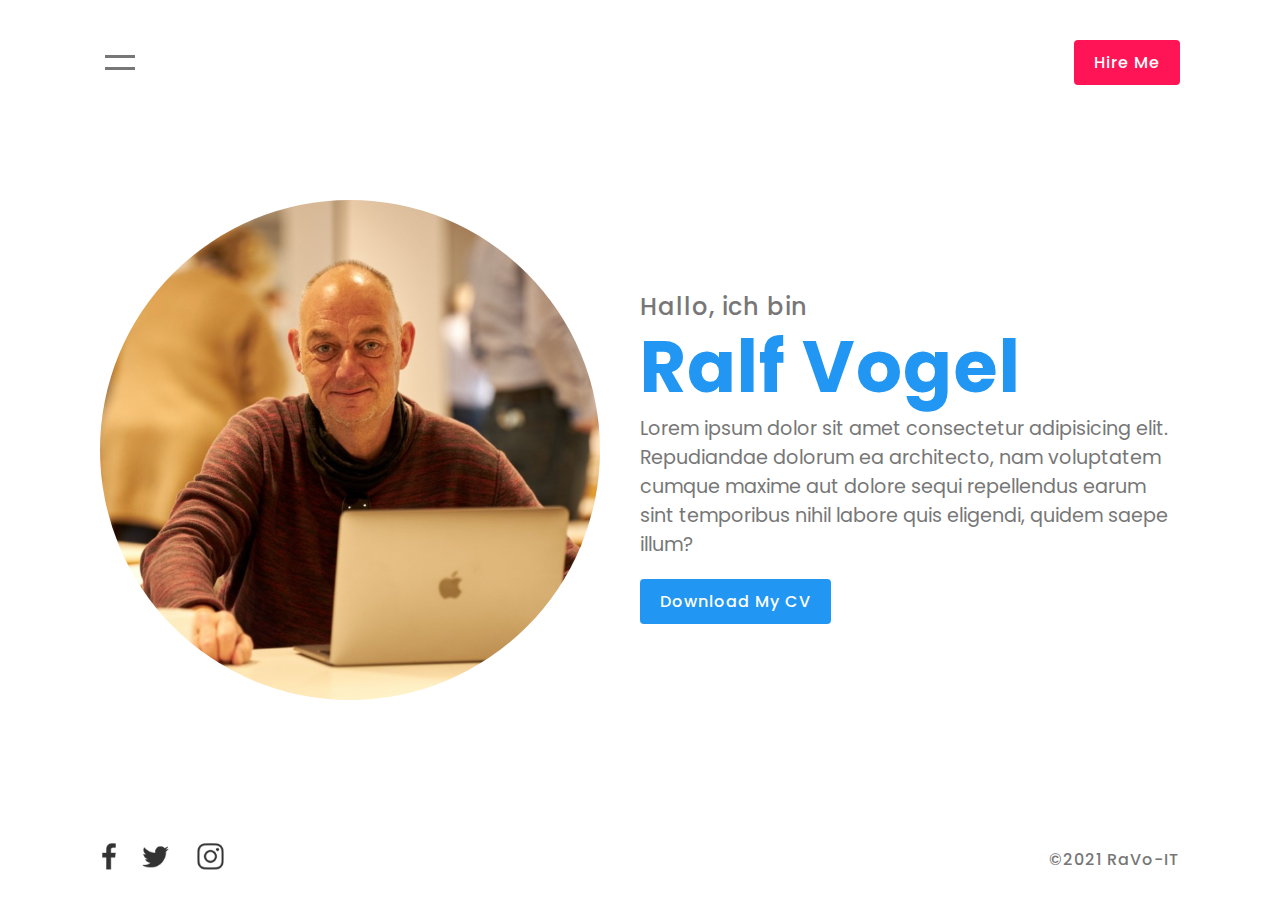
<file: index.html>
<!DOCTYPE html>
<html lang="en">
  <head>
    <meta charset="UTF-8" />
    <meta http-equiv="X-UA-Compatible" content="IE=edge" />
    <meta name="viewport" content="width=device-width, initial-scale=1.0" />
    <title>Responsive Portifolio Ralf Vogel</title>
    <link rel="stylesheet" type="text/css" href="style.css" />
  </head>
  <body>
    <div class="navigation">
      <div class="banner">
        <img src="/img/Ralf2.jpg" class="cover" />
      </div>
      <div class="navlink">
        <ul>
          <li><a href="#">Home</a></li>
          <li><a href="#">About</a></li>
          <li><a href="#">Services</a></li>
          <li><a href="#">Portofolio</a></li>
          <li><a href="#">Contact</a></li>
        </ul>
      </div>
    </div>

    <section class="sec">
      <header>
        <div class="toggle"></div>
        <a href="#" class="btn">Hire Me</a>
      </header>
      <div class="imgBx">
        <img src="/img/ralf.jpg" class="cover" />
      </div>
      <div class="content">
        <h2>Hallo, ich bin <br /><span>Ralf Vogel</span></h2>
        <p>
          Lorem ipsum dolor sit amet consectetur adipisicing elit. Repudiandae
          dolorum ea architecto, nam voluptatem cumque maxime aut dolore sequi
          repellendus earum sint temporibus nihil labore quis eligendi, quidem
          saepe illum?
        </p>
        <a href="lebenslauf.html" class="btn">Download My CV</a>
      </div>

      <footer>
        <ul class="sci">
          <li>
            <a href="#"><img src="/img/facebook.png" /></a>
          </li>
          <li>
            <a href="#"><img src="/img/twitter.png" /></a>
          </li>
          <li>
            <a href="#"><img src="/img/instagram.png" /></a>
          </li>
        </ul>
        <p class="copyrightText">©2021 RaVo-IT</p>
      </footer>
    </section>

    <script src="script.js"></script>
  </body>
</html>
</file>
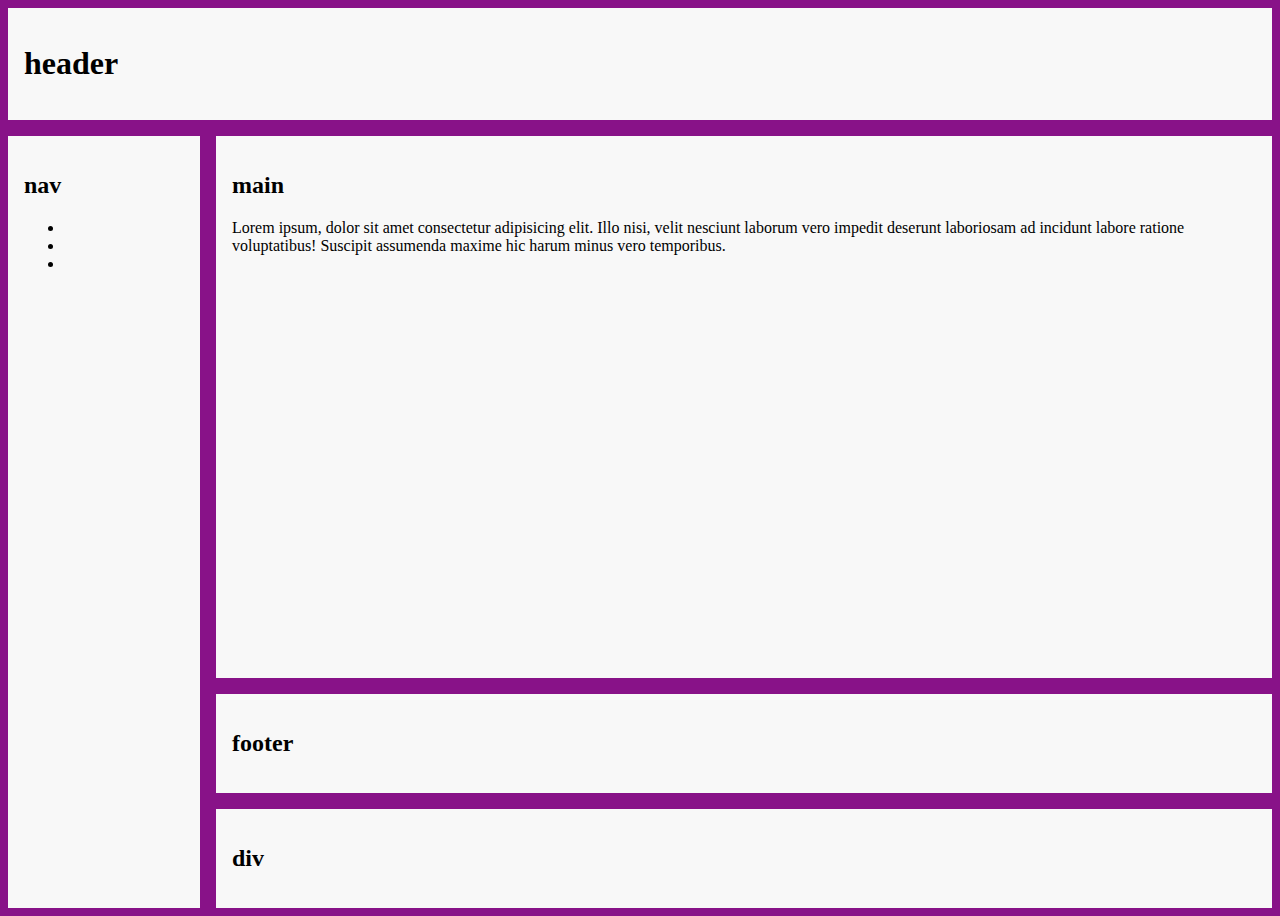
<file: gridVorlage/index.html>
<!DOCTYPE html>
<html lang="en">
  <head>
    <meta charset="UTF-8" />
    <meta http-equiv="X-UA-Compatible" content="IE=edge" />
    <meta name="viewport" content="width=device-width, initial-scale=1.0" />
    <title>Vorlage Grid</title>
    <link rel="stylesheet" type="text/css" href="style.css" />
  </head>
  <body>
    <header>
      <h1>header</h1>
    </header>
    <nav>
      <h2>nav</h2>
      <ul>
        <li></li>
        <li></li>
        <li></li>
      </ul>
    </nav>
    <main>
      <h2>main</h2>
      <p>
        Lorem ipsum, dolor sit amet consectetur adipisicing elit. Illo nisi,
        velit nesciunt laborum vero impedit deserunt laboriosam ad incidunt
        labore ratione voluptatibus! Suscipit assumenda maxime hic harum minus
        vero temporibus.
      </p>
    </main>
    <footer><h2>footer</h2></footer>
    <div><h2>div</h2></div>
  </body>
</html>
</file>
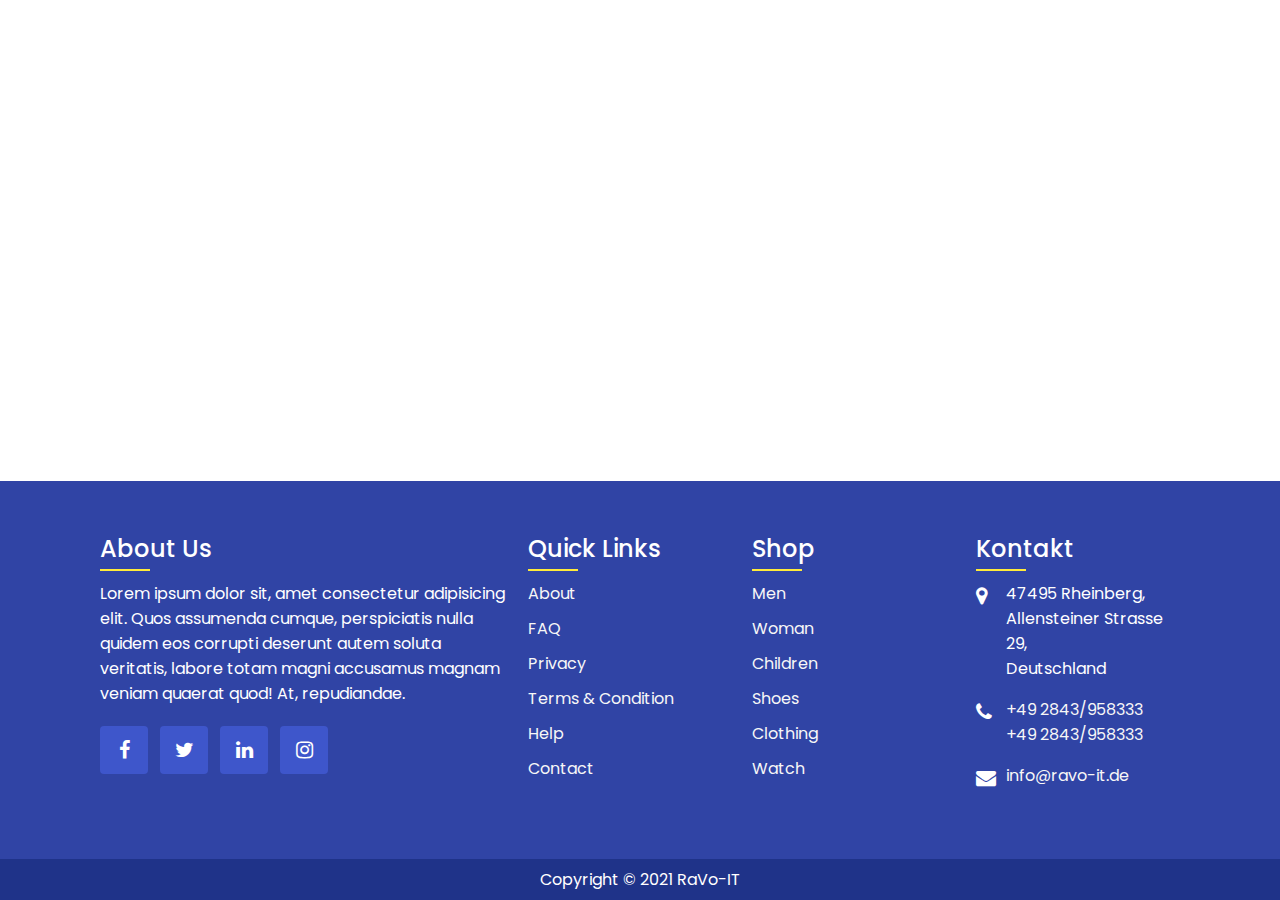
<file: footer.html>
<!DOCTYPE html>
<html lang="en">
  <head>
    <meta charset="UTF-8" />
    <meta http-equiv="X-UA-Compatible" content="IE=edge" />
    <meta name="viewport" content="width=device-width, initial-scale=1.0" />
    <title>Footer</title>
    <link
      rel="stylesheet"
      href="https://cdnjs.cloudflare.com/ajax/libs/font-awesome/4.7.0/css/font-awesome.css"
      integrity="sha512-5A8nwdMOWrSz20fDsjczgUidUBR8liPYU+WymTZP1lmY9G6Oc7HlZv156XqnsgNUzTyMefFTcsFH/tnJE/+xBg=="
      crossorigin="anonymous"
      referrerpolicy="no-referrer"
    />
    <link rel="stylesheet" type="text/css" href="footer.css" />
  </head>
  <body>
    <footer>
      <div class="container">
        <div class="sec aboutus">
          <h2>About Us</h2>
          <p>
            Lorem ipsum dolor sit, amet consectetur adipisicing elit. Quos
            assumenda cumque, perspiciatis nulla quidem eos corrupti deserunt
            autem soluta veritatis, labore totam magni accusamus magnam veniam
            quaerat quod! At, repudiandae.
          </p>
          <ul class="sci">
            <li>
              <a href="#"><i class="fa fa-facebook" aria-hidden="true"></i></a>
            </li>
            <li>
              <a href="#"><i class="fa fa-twitter" aria-hidden="true"></i></a>
            </li>
            <li>
              <a href="#"><i class="fa fa-linkedin" aria-hidden="true"></i></a>
            </li>
            <li>
              <a href="#"><i class="fa fa-instagram" aria-hidden="true"></i></a>
            </li>
          </ul>
        </div>
        <div class="sec quickLinks">
          <h2>Quick Links</h2>
          <ul>
            <li><a href="#">About</a></li>
            <li><a href="#">FAQ</a></li>
            <li><a href="#">Privacy</a></li>
            <li><a href="#">Terms & Condition</a></li>
            <li><a href="#">Help</a></li>
            <li><a href="#">Contact</a></li>
          </ul>
        </div>
        <div class="sec quickLinks">
          <h2>Shop</h2>
          <ul>
            <li><a href="#">Men</a></li>
            <li><a href="#">Woman</a></li>
            <li><a href="#">Children</a></li>
            <li><a href="#">Shoes</a></li>
            <li><a href="#">Clothing</a></li>
            <li><a href="#">Watch</a></li>
          </ul>
        </div>
        <div class="sec contact">
          <h2>Kontakt</h2>
          <ul class="info">
            <li>
              <span><i class="fa fa-map-marker" aria-hidden="true"></i></span>
              <span
                >47495 Rheinberg, <br />
                Allensteiner Strasse 29,<br />Deutschland</span
              >
            </li>
            <li>
              <span><i class="fa fa-phone" aria-hidden="true"></i></span>
              <p>
                <a href="tel:+492843958333">+49 2843/958333</a><br />
                <a href="tel:+492843958333">+49 2843/958333</a>
              </p>
            </li>
            <li>
              <span><i class="fa fa-envelope" aria-hidden="true"></i></span>
              <p><a href="mailto:info@ravo-it.de">info@ravo-it.de</a></p>
            </li>
          </ul>
        </div>
      </div>
    </footer>
    <div class="copyrightText">
      <p>Copyright © 2021 RaVo-IT</p>
    </div>
  </body>
</html>
</file>
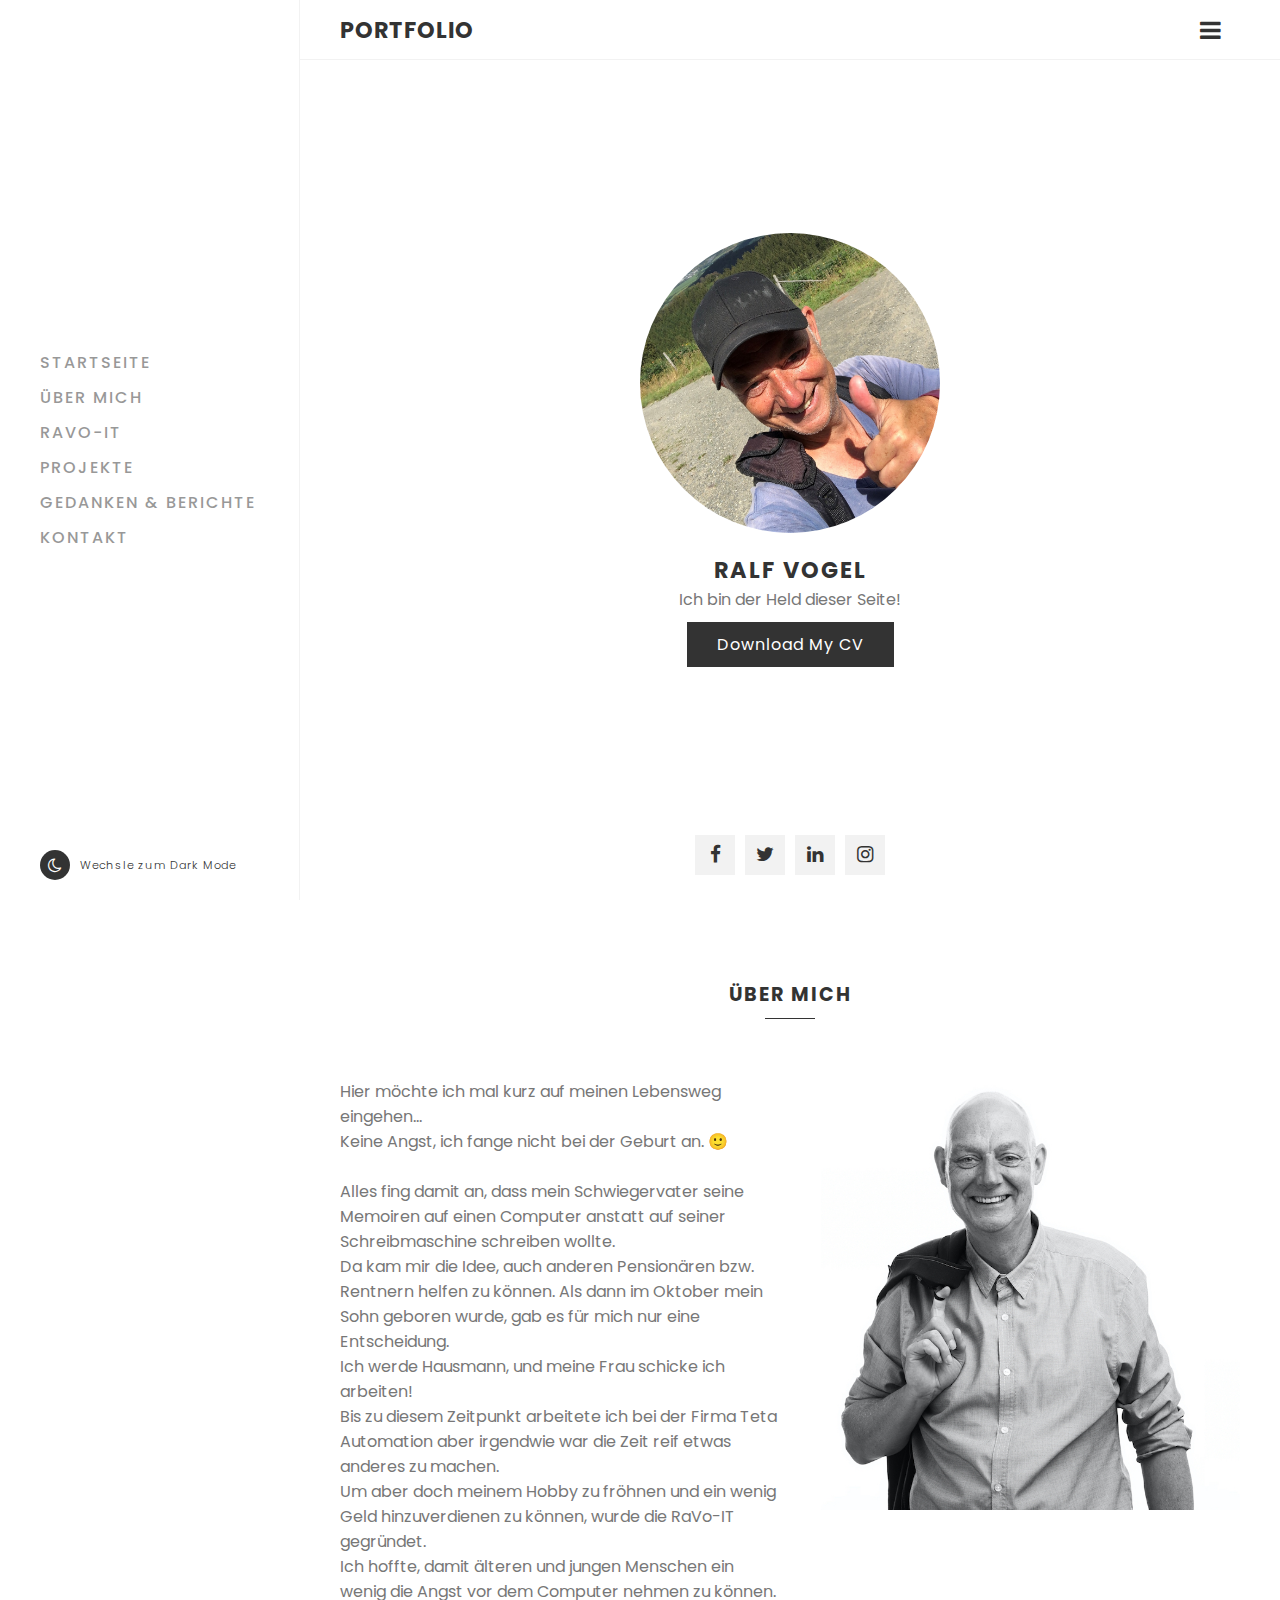
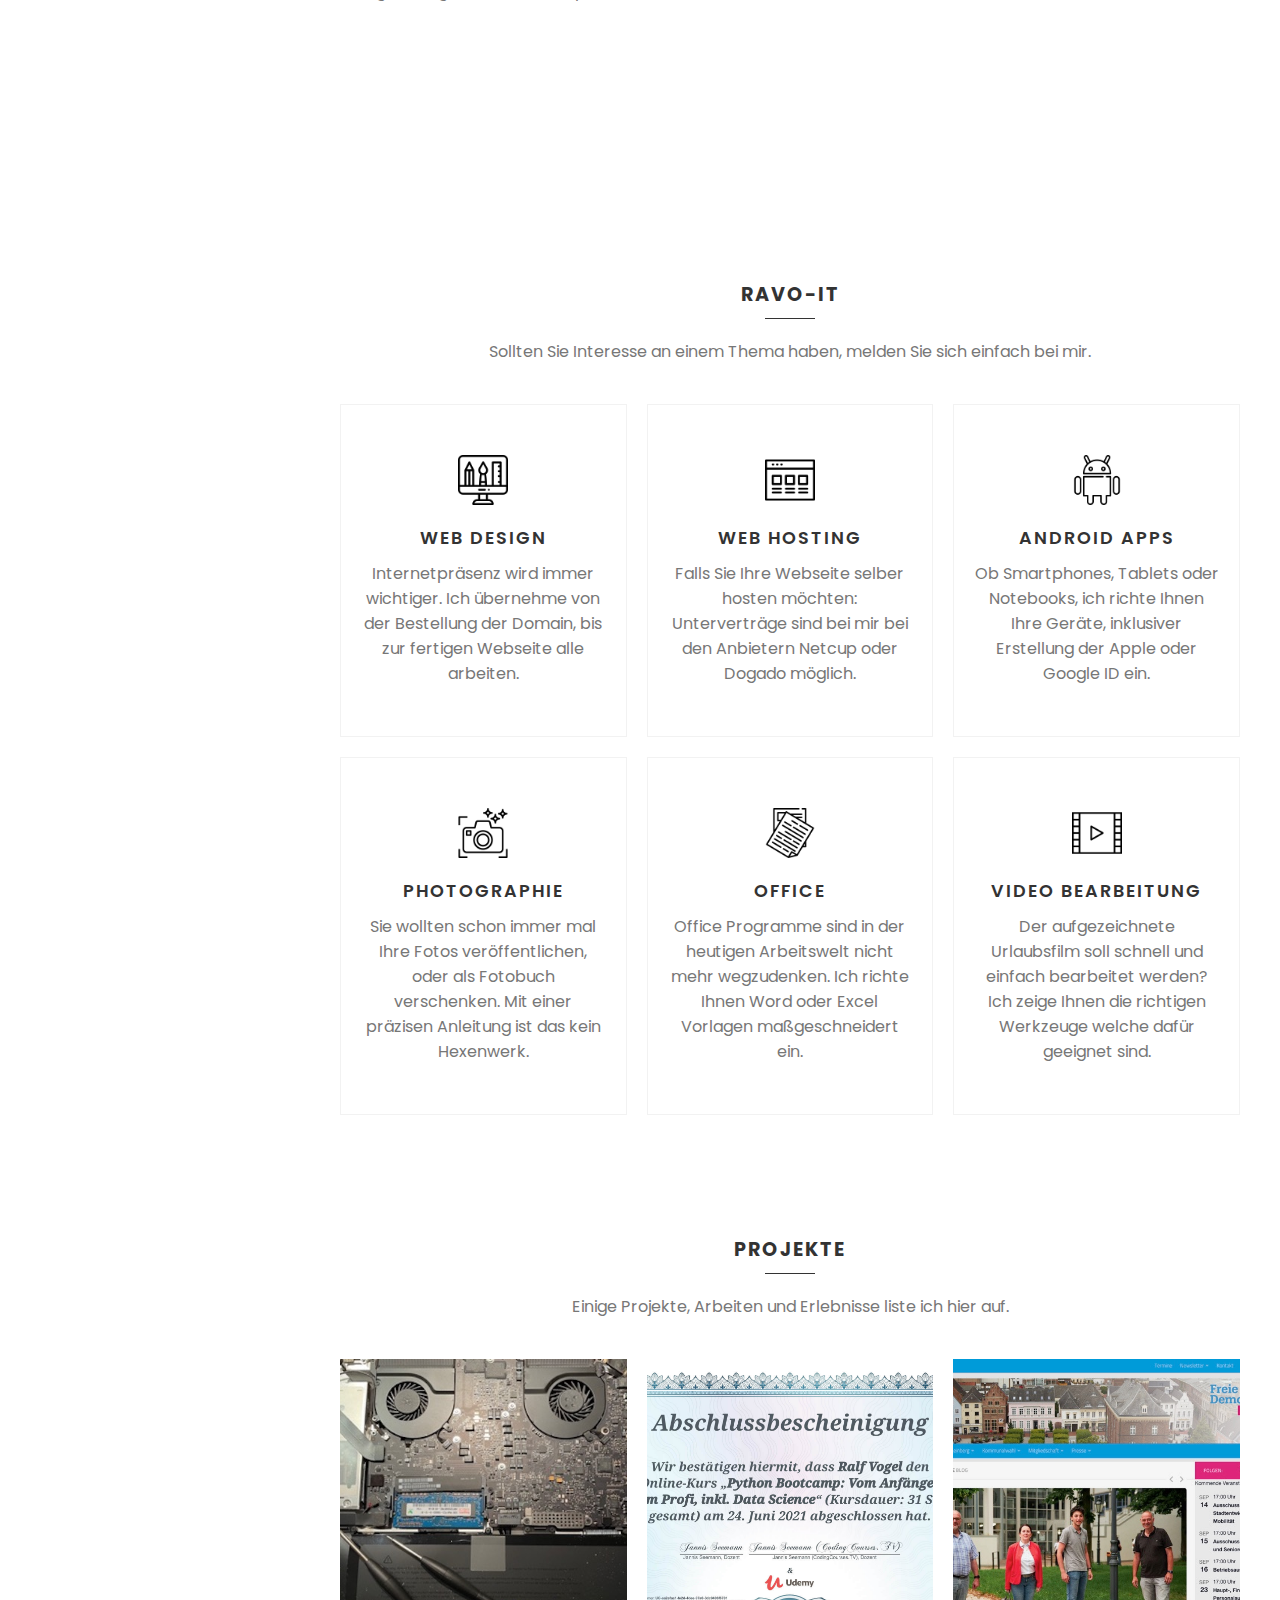
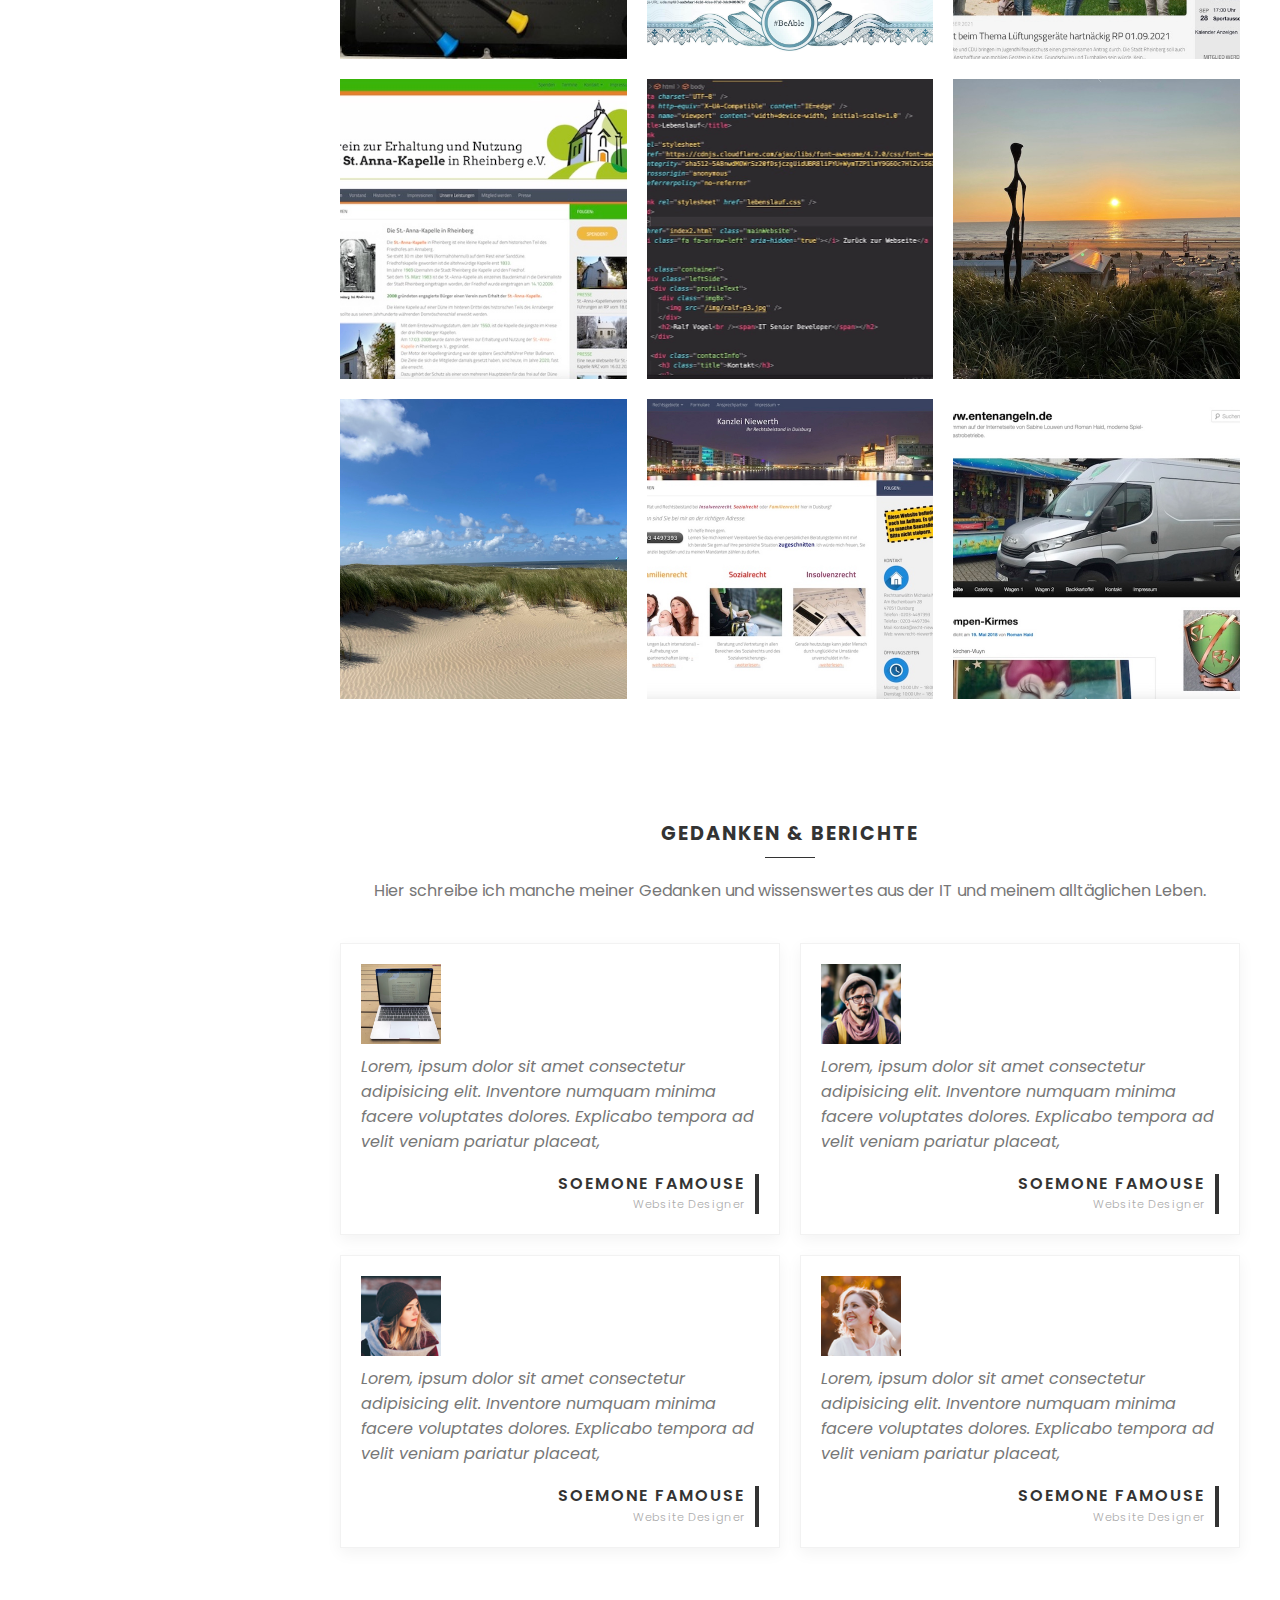
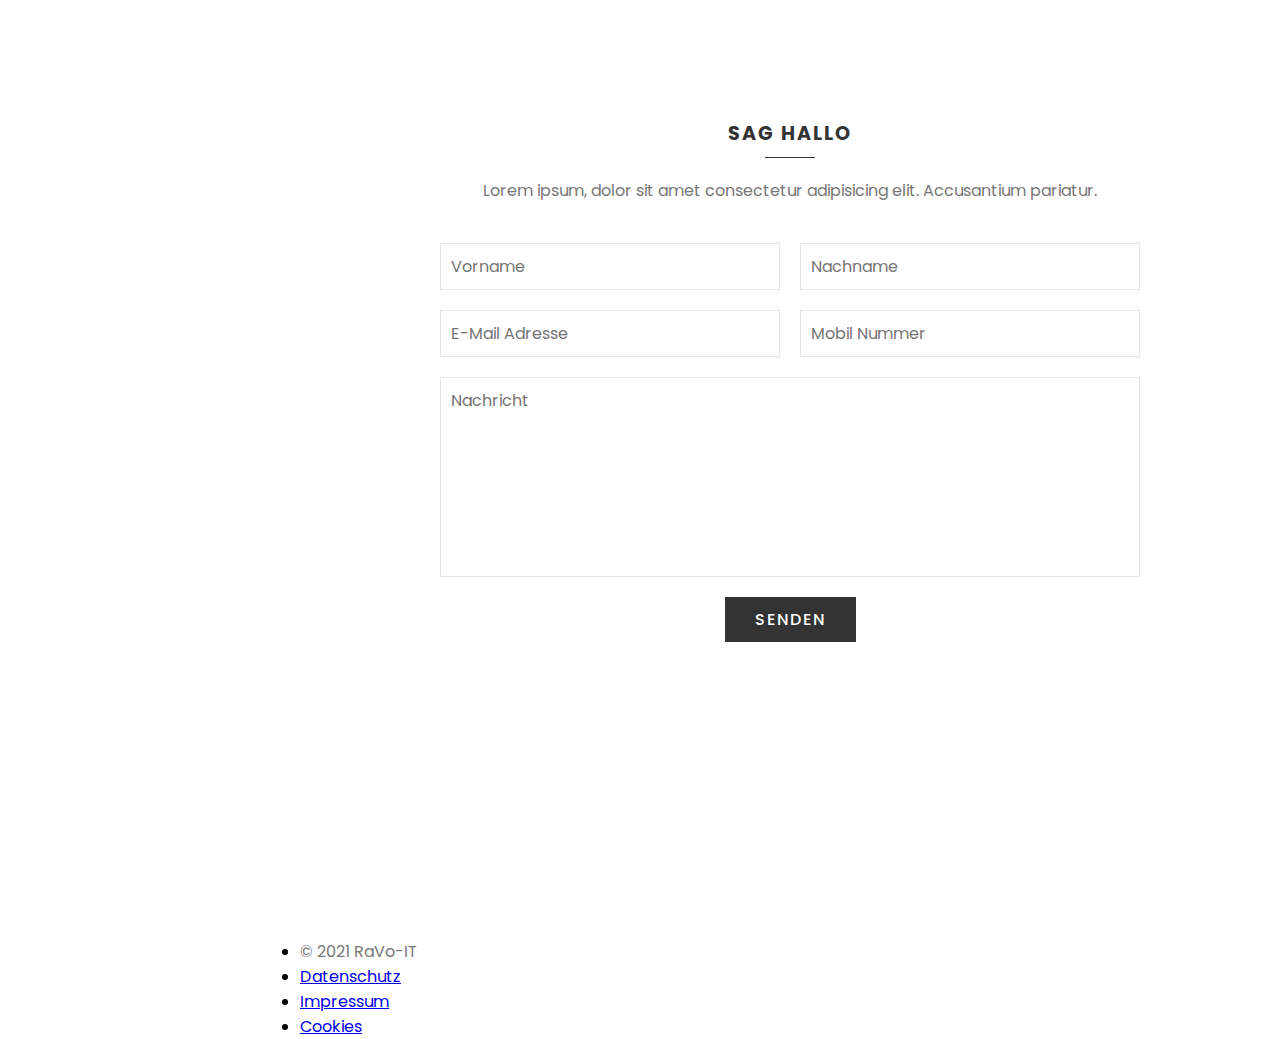
<file: index2.html>
<!DOCTYPE html>
<html lang="en">
  <head>
    <meta charset="UTF-8" />
    <meta http-equiv="X-UA-Compatible" content="IE=edge" />
    <meta name="viewport" content="width=device-width, initial-scale=1.0" />
    <title>Webseite Ralf Vogel</title>
    <link
      rel="stylesheet"
      href="https://cdnjs.cloudflare.com/ajax/libs/font-awesome/4.7.0/css/font-awesome.css"
      integrity="sha512-5A8nwdMOWrSz20fDsjczgUidUBR8liPYU+WymTZP1lmY9G6Oc7HlZv156XqnsgNUzTyMefFTcsFH/tnJE/+xBg=="
      crossorigin="anonymous"
      referrerpolicy="no-referrer"
    />
    <link rel="stylesheet" type="text/css" href="style2.css" />
  </head>
  <body>
    <div class="container">
      <div class="navigation">
        <ul>
          <li><a href="#banner" onclick="toggleMenu();">Startseite</a></li>
          <li><a href="#about" onclick="toggleMenu();">Über mich</a></li>
          <li><a href="#services" onclick="toggleMenu();">RaVo-IT</a></li>
          <li><a href="#project" onclick="toggleMenu();">Projekte</a></li>
          <li>
            <a href="#testimoniels" onclick="toggleMenu();"
              >Gedanken & Berichte</a
            >
          </li>
          <li><a href="#contact" onclick="toggleMenu();">Kontakt</a></li>
        </ul>
        <div class="themeSwitch"></div>
      </div>
      <div class="main">
        <div class="topbar">
          <a href="#" class="logo">Portfolio</a>
          <div class="toggle">
            <i class="fa fa-bars" aria-hidden="true"></i>
          </div>
        </div>
        <!-- banner -->
        <section class="banner" id="banner">
          <div class="content">
            <div class="imgBx">
              <img src="/img/ralf-p.jpg" />
            </div>
            <h3>Ralf Vogel</h3>
            <p>Ich bin der Held dieser Seite!</p>
            <a href="lebenslauf.html" class="btn">Download My CV</a>
            <ul class="socialMedia">
              <li>
                <a href="#"
                  ><i class="fa fa-facebook" aria-hidden="true"></i
                ></a>
              </li>
              <li>
                <a href="#">
                  <i class="fa fa-twitter" aria-hidden="true"></i
                ></a>
              </li>
              <li>
                <a href="#"
                  ><i class="fa fa-linkedin" aria-hidden="true"></i
                ></a>
              </li>
              <li>
                <a href="#"
                  ><i class="fa fa-instagram" aria-hidden="true"></i
                ></a>
              </li>
            </ul>
          </div>
        </section>

        <!-- About -->
        <section class="about adjust" id="about">
          <div class="title">
            <h2>Über mich</h2>
          </div>
          <div class="content">
            <div class="textBox">
              <p>
                Hier möchte ich mal kurz auf meinen Lebensweg eingehen…<br />
                Keine Angst, ich fange nicht bei der Geburt an. 🙂<br /><br />
                Alles fing damit an, dass mein Schwiegervater seine Memoiren auf
                einen Computer anstatt auf seiner Schreibmaschine schreiben
                wollte.<br />
                Da kam mir die Idee, auch anderen Pensionären bzw. Rentnern
                helfen zu können. Als dann im Oktober mein Sohn geboren wurde,
                gab es für mich nur eine Entscheidung.<br />
                Ich werde Hausmann, und meine Frau schicke ich arbeiten!<br />
                Bis zu diesem Zeitpunkt arbeitete ich bei der Firma Teta
                Automation aber irgendwie war die Zeit reif etwas anderes zu
                machen.<br />
                Um aber doch meinem Hobby zu fröhnen und ein wenig Geld
                hinzuverdienen zu können, wurde die RaVo-IT gegründet.<br />
                Ich hoffte, damit älteren und jungen Menschen ein wenig die
                Angst vor dem Computer nehmen zu können.
              </p>
            </div>
            <div class="imgBx">
              <img src="img/Ralf2.jpg" />
            </div>
          </div>
        </section>

        <!-- Services -->
        <section class="services adjust" id="services">
          <div class="title">
            <h2>RaVo-IT</h2>
            <p>
              Sollten Sie Interesse an einem Thema haben, melden Sie sich
              einfach bei mir.
            </p>
          </div>
          <div class="content">
            <div class="serviceBox">
              <img src="/img2/icon1.png" />
              <h2>Web Design</h2>
              <p>
                Internetpräsenz wird immer wichtiger. Ich übernehme von der
                Bestellung der Domain, bis zur fertigen Webseite alle arbeiten.
              </p>
            </div>
            <div class="serviceBox">
              <img src="/img2/icon2.png" />
              <h2>Web Hosting</h2>
              <p>
                Falls Sie Ihre Webseite selber hosten möchten: Unterverträge
                sind bei mir bei den Anbietern Netcup oder Dogado möglich.
              </p>
            </div>
            <div class="serviceBox">
              <img src="/img2/icon3.png" />
              <h2>Android Apps</h2>
              <p>
                Ob Smartphones, Tablets oder Notebooks, ich richte Ihnen Ihre
                Geräte, inklusiver Erstellung der Apple oder Google ID ein.
              </p>
            </div>
            <div class="serviceBox">
              <img src="/img2/icon4.png" />
              <h2>Photographie</h2>
              <p>
                Sie wollten schon immer mal Ihre Fotos veröffentlichen, oder als
                Fotobuch verschenken. Mit einer präzisen Anleitung ist das kein
                Hexenwerk.
              </p>
            </div>
            <div class="serviceBox">
              <img src="/img2/icon5.png" />
              <h2>Office</h2>
              <p>
                Office Programme sind in der heutigen Arbeitswelt nicht mehr
                wegzudenken. Ich richte Ihnen Word oder Excel Vorlagen
                maßgeschneidert ein.
              </p>
            </div>
            <div class="serviceBox">
              <img src="/img2/icon6.png" />
              <h2>Video Bearbeitung</h2>
              <p>
                Der aufgezeichnete Urlaubsfilm soll schnell und einfach
                bearbeitet werden? Ich zeige Ihnen die richtigen Werkzeuge
                welche dafür geeignet sind.
              </p>
            </div>
          </div>
        </section>

        <!-- Projekte -->
        <section class="project adjust" id="project">
          <div class="title">
            <h2>Projekte</h2>
            <p>Einige Projekte, Arbeiten und Erlebnisse liste ich hier auf.</p>
          </div>
          <div class="content">
            <div class="workBx">
              <div class="imgBx">
                <img src="img/mac-01.jpg" />
              </div>
              <div class="textBx">
                <h3>
                  MacBook Pro <br /><br />
                  SSD Aufrüstung
                </h3>
                <!-- <p>SSD Aufrüstung Mac Book</p> -->
              </div>
            </div>
            <div class="workBx">
              <div class="imgBx">
                <img src="img/python-2021-400.jpeg" />
              </div>
              <div class="textBx">
                <h3>
                  Python Kurs 2021<br /><br />
                  Man lernt nie aus!
                </h3>
              </div>
            </div>
            <div class="workBx">
              <div class="imgBx">
                <img src="img/fdp-web.jpeg" />
              </div>
              <div class="textBx">
                <h3>Webseite<br /><br />FDP Rheinberg</h3>
              </div>
            </div>
            <div class="workBx">
              <div class="imgBx">
                <img src="img/anna-web.jpg" />
              </div>
              <div class="textBx">
                <h3>Webseite <br /><br />St. Anna Kapelle</h3>
              </div>
            </div>
            <div class="workBx">
              <div class="imgBx">
                <img src="img/vc-web.jpg" />
              </div>
              <div class="textBx">
                <h3>Programierung<br /><br />Schulungen</h3>
              </div>
            </div>
            <div class="workBx">
              <div class="imgBx">
                <img src="img/sun-web.jpeg" />
              </div>
              <div class="textBx">
                <h3>Foto Bearbeitung<br /><br />Ferienwohnungen</h3>
              </div>
            </div>
            <div class="workBx">
              <div class="imgBx">
                <img src="img/strand-web.jpeg" />
              </div>
              <div class="textBx">
                <h3>Foto Projekt<br /><br />Holiday</h3>
              </div>
            </div>
            <div class="workBx">
              <div class="imgBx">
                <img src="img/recht-web.jpg" />
              </div>
              <div class="textBx">
                <h3>Webseite <br /><br />Kanzlei Niewerth</h3>
              </div>
            </div>
            <div class="workBx">
              <div class="imgBx">
                <img src="img/enten-web.jpg" />
              </div>
              <div class="textBx">
                <h3>Webseite <br /><br />Entenangeln</h3>
              </div>
            </div>
          </div>
        </section>

        <!-- Testimoniels -->
        <section class="testimoniels adjust" id="testimoniels">
          <div class="title">
            <h2>Gedanken & Berichte</h2>
            <p>
              Hier schreibe ich manche meiner Gedanken und wissenswertes aus der
              IT und meinem alltäglichen Leben.
            </p>
          </div>
          <div class="content">
            <div class="testimonielsBox">
              <div class="imgBx"><img src="/img2/beitrag1.jpeg" /></div>
              <p>
                Lorem, ipsum dolor sit amet consectetur adipisicing elit.
                Inventore numquam minima facere voluptates dolores. Explicabo
                tempora ad velit veniam pariatur placeat,
              </p>
              <h4>Soemone Famouse<br /><span>Website Designer</span></h4>
            </div>
            <div class="testimonielsBox">
              <div class="imgBx"><img src="/img2/user2.jpg" /></div>
              <p>
                Lorem, ipsum dolor sit amet consectetur adipisicing elit.
                Inventore numquam minima facere voluptates dolores. Explicabo
                tempora ad velit veniam pariatur placeat,
              </p>
              <h4>Soemone Famouse<br /><span>Website Designer</span></h4>
            </div>
            <div class="testimonielsBox">
              <div class="imgBx"><img src="/img2/user3.jpg" /></div>
              <p>
                Lorem, ipsum dolor sit amet consectetur adipisicing elit.
                Inventore numquam minima facere voluptates dolores. Explicabo
                tempora ad velit veniam pariatur placeat,
              </p>
              <h4>Soemone Famouse<br /><span>Website Designer</span></h4>
            </div>
            <div class="testimonielsBox">
              <div class="imgBx"><img src="/img2/user1.jpg" /></div>
              <p>
                Lorem, ipsum dolor sit amet consectetur adipisicing elit.
                Inventore numquam minima facere voluptates dolores. Explicabo
                tempora ad velit veniam pariatur placeat,
              </p>
              <h4>Soemone Famouse<br /><span>Website Designer</span></h4>
            </div>
          </div>
        </section>

        <!-- Contact Form -->

        <section class="contact adjust" id="contact">
          <div class="title">
            <h2>Sag Hallo</h2>
            <p>
              Lorem ipsum, dolor sit amet consectetur adipisicing elit.
              Accusantium pariatur.
            </p>
          </div>
          <div class="contactForm">
            <div class="row">
              <input type="text" name="" placeholder="Vorname" />
              <input type="text" name="" placeholder="Nachname" />
            </div>
            <div class="row">
              <input
                type="text"
                name=""
                placeholder="E-Mail Adresse"
                required
              />
              <input type="text" name="" placeholder="Mobil Nummer" />
            </div>
            <div class="row2">
              <textarea placeholder="Nachricht"></textarea>
            </div>
            <div class="row2">
              <input type="submit" value="Senden" />
            </div>
          </div>
        </section>
        <footer>
          <ul class="datenschutz">
            <li>
              <p>© 2021 RaVo-IT</p>
            </li>
            <li>
              <a href="Datenschutz/datenschutz.html" class="">Datenschutz</a>
            </li>
            <li>
              <a href="lebenslauf.html" class="">Impressum</a>
            </li>
            <li>
              <a href="lebenslauf.html" class="">Cookies</a>
            </li>
          </ul>
        </footer>

        <!-- Copyright Text -->
        <!-- <div class="copyright">
          <p>© 2021 RaVo-IT</p>
        </div> -->
      </div>
    </div>
    <script src="script2.js"></script>
  </body>
</html>
</file>
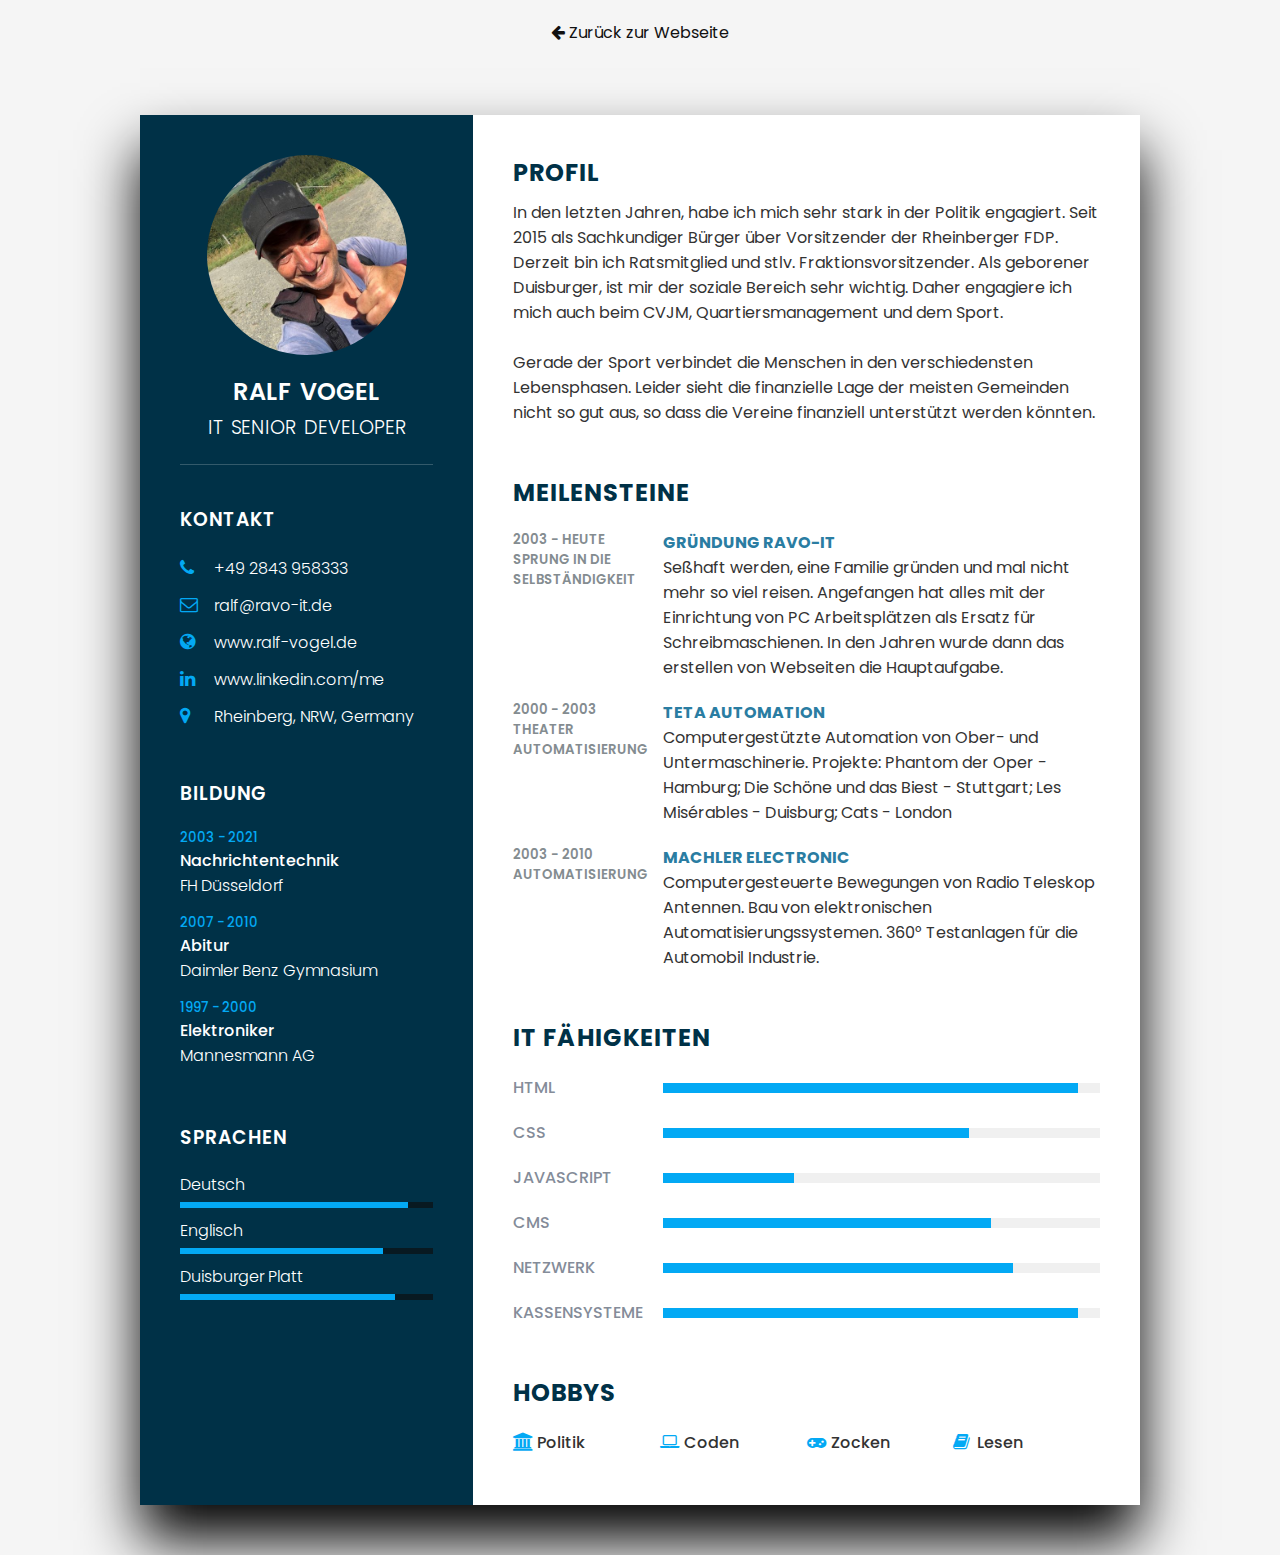
<file: lebenslauf.html>
<!DOCTYPE html>
<html lang="en">
  <head>
    <meta charset="UTF-8" />
    <meta http-equiv="X-UA-Compatible" content="IE=edge" />
    <meta name="viewport" content="width=device-width, initial-scale=1.0" />
    <title>Lebenslauf</title>
    <link
      rel="stylesheet"
      href="https://cdnjs.cloudflare.com/ajax/libs/font-awesome/4.7.0/css/font-awesome.css"
      integrity="sha512-5A8nwdMOWrSz20fDsjczgUidUBR8liPYU+WymTZP1lmY9G6Oc7HlZv156XqnsgNUzTyMefFTcsFH/tnJE/+xBg=="
      crossorigin="anonymous"
      referrerpolicy="no-referrer"
    />
    <link rel="stylesheet" href="lebenslauf.css" />
  </head>
  <body>
    <a href="index2.html" class="mainWebsite">
      <i class="fa fa-arrow-left" aria-hidden="true"></i> Zurück zur Webseite</a
    >

    <div class="container">
      <div class="leftSide">
        <div class="profileText">
          <div class="imgBx">
            <img src="/img/ralf-p3.jpg" />
          </div>
          <h2>Ralf Vogel<br /><span>IT Senior Developer</span></h2>
        </div>

        <div class="contactInfo">
          <h3 class="title">Kontakt</h3>
          <ul>
            <li>
              <span class="icon"
                ><i class="fa fa-phone" aria-hidden="true"></i
              ></span>
              <span class="text">+49 2843 958333</span>
            </li>
            <li>
              <span class="icon"
                ><i class="fa fa-envelope-o" aria-hidden="true"></i
              ></span>
              <span class="text">ralf@ravo-it.de</span>
            </li>
            <li>
              <span class="icon"
                ><i class="fa fa-globe" aria-hidden="true"></i
              ></span>
              <span class="text">www.ralf-vogel.de</span>
            </li>
            <li>
              <span class="icon"
                ><i class="fa fa-linkedin" aria-hidden="true"></i
              ></span>
              <span class="text">www.linkedin.com/me</span>
            </li>
            <li>
              <span class="icon"
                ><i class="fa fa-map-marker" aria-hidden="true"></i
              ></span>
              <span class="text">Rheinberg, NRW, Germany</span>
            </li>
          </ul>
        </div>

        <div class="contactInfo education">
          <h3 class="title">Bildung</h3>
          <ul>
            <li>
              <h5>2003 - 2021</h5>
              <h4>Nachrichtentechnik</h4>
              <h4>FH Düsseldorf</h4>
            </li>
            <li>
              <h5>2007 - 2010</h5>
              <h4>Abitur</h4>
              <h4>Daimler Benz Gymnasium</h4>
            </li>
            <li>
              <h5>1997 - 2000</h5>
              <h4>Elektroniker</h4>
              <h4>Mannesmann AG</h4>
            </li>
          </ul>
        </div>

        <div class="contactInfo language">
          <h3 class="title">Sprachen</h3>
          <ul>
            <li>
              <span class="text">Deutsch</span>
              <span class="percent">
                <div style="width: 90%"></div>
              </span>
            </li>
            <li>
              <span class="text">Englisch</span>
              <span class="percent">
                <div style="width: 80%"></div>
              </span>
            </li>
            <li>
              <span class="text">Duisburger Platt</span>
              <span class="percent">
                <div style="width: 85%"></div>
              </span>
            </li>
          </ul>
        </div>
      </div>

      <div class="rightSide">
        <div class="about">
          <h2 class="title2">Profil</h2>
          <p>
            In den letzten Jahren, habe ich mich sehr stark in der Politik
            engagiert. Seit 2015 als Sachkundiger Bürger über Vorsitzender der
            Rheinberger FDP. Derzeit bin ich Ratsmitglied und stlv.
            Fraktionsvorsitzender. Als geborener Duisburger, ist mir der soziale
            Bereich sehr wichtig. Daher engagiere ich mich auch beim CVJM,
            Quartiersmanagement und dem Sport.<br /><br />
            Gerade der Sport verbindet die Menschen in den verschiedensten
            Lebensphasen. Leider sieht die finanzielle Lage der meisten
            Gemeinden nicht so gut aus, so dass die Vereine finanziell
            unterstützt werden könnten.
          </p>
        </div>
        <div class="about">
          <h2 class="title2">Meilensteine</h2>
          <div class="box">
            <div class="yearCompany">
              <h5>2003 - Heute</h5>
              <h5>Sprung in die Selbständigkeit</h5>
            </div>
            <div class="text">
              <h4>Gründung RaVo-IT</h4>
              <p>
                Seßhaft werden, eine Familie gründen und mal nicht mehr so viel
                reisen. Angefangen hat alles mit der Einrichtung von PC
                Arbeitsplätzen als Ersatz für Schreibmaschienen. In den Jahren
                wurde dann das erstellen von Webseiten die Hauptaufgabe.
              </p>
            </div>
          </div>
          <div class="box">
            <div class="yearCompany">
              <h5>2000 - 2003</h5>
              <h5>Theater Automatisierung</h5>
            </div>
            <div class="text">
              <h4>TETA Automation</h4>
              <p>
                Computergestützte Automation von Ober- und Untermaschinerie.
                Projekte: Phantom der Oper - Hamburg; Die Schöne und das Biest -
                Stuttgart; Les Misérables - Duisburg; Cats - London
              </p>
            </div>
          </div>
          <div class="box">
            <div class="yearCompany">
              <h5>2003 - 2010</h5>
              <h5>Automatisierung</h5>
            </div>
            <div class="text">
              <h4>Machler Electronic</h4>
              <p>
                Computergesteuerte Bewegungen von Radio Teleskop Antennen. Bau
                von elektronischen Automatisierungssystemen. 360° Testanlagen
                für die Automobil Industrie.
              </p>
            </div>
          </div>
        </div>

        <div class="about skills">
          <h2 class="title2">IT Fähigkeiten</h2>
          <div class="box">
            <h4>Html</h4>
            <div class="percent">
              <div style="width: 95%"></div>
            </div>
          </div>
          <div class="box">
            <h4>CSS</h4>
            <div class="percent">
              <div style="width: 70%"></div>
            </div>
          </div>
          <div class="box">
            <h4>Javascript</h4>
            <div class="percent">
              <div style="width: 30%"></div>
            </div>
          </div>
          <div class="box">
            <h4>CMS</h4>
            <div class="percent">
              <div style="width: 75%"></div>
            </div>
          </div>
          <div class="box">
            <h4>Netzwerk</h4>
            <div class="percent">
              <div style="width: 80%"></div>
            </div>
          </div>
          <div class="box">
            <h4>Kassensysteme</h4>
            <div class="percent">
              <div style="width: 95%"></div>
            </div>
          </div>
        </div>

        <div class="about interest">
          <h2 class="title2">Hobbys</h2>
          <ul>
            <li><i class="fa fa-university" aria-hidden="true"></i> Politik</li>
            <li><i class="fa fa-laptop" aria-hidden="true"></i> Coden</li>
            <li><i class="fa fa-gamepad" aria-hidden="true"></i> Zocken</li>
            <li><i class="fa fa-book" aria-hidden="true"></i> Lesen</li>
          </ul>
        </div>
      </div>
    </div>
  </body>
</html>
</file>
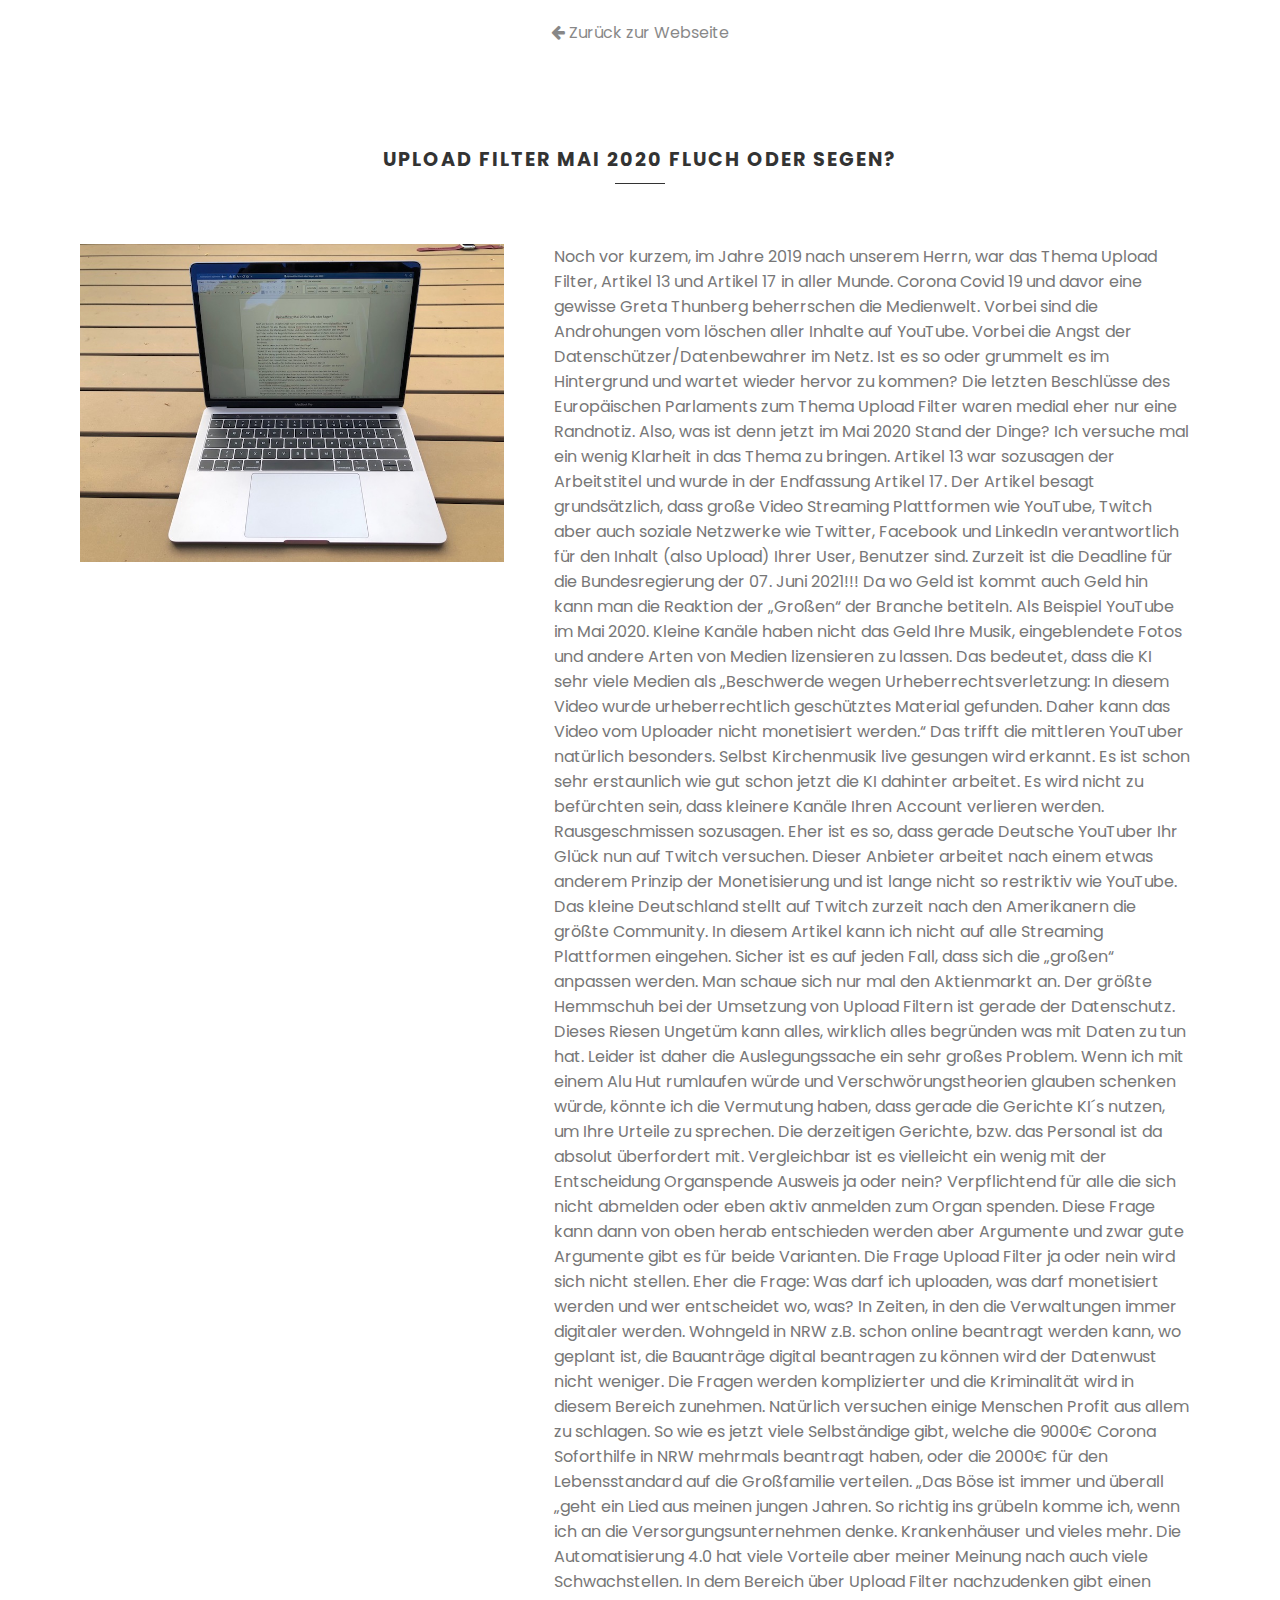
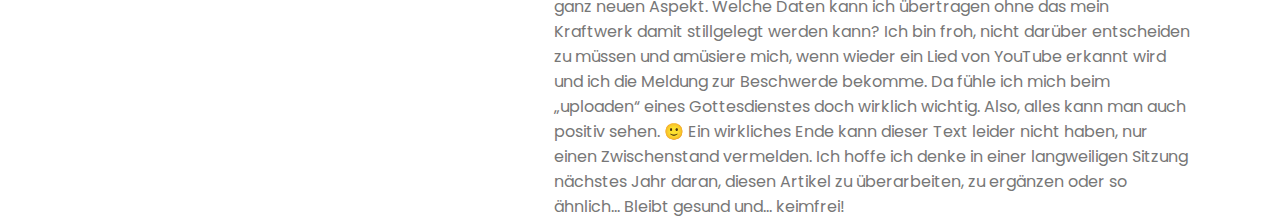
<file: Beitrag/beitrag1.html>
<!DOCTYPE html>
<html lang="en">
  <head>
    <meta charset="UTF-8" />
    <meta http-equiv="X-UA-Compatible" content="IE=edge" />
    <meta name="viewport" content="width=device-width, initial-scale=1.0" />
    <title>Beitrag</title>
    <link
      rel="stylesheet"
      href="https://cdnjs.cloudflare.com/ajax/libs/font-awesome/4.7.0/css/font-awesome.css"
      integrity="sha512-5A8nwdMOWrSz20fDsjczgUidUBR8liPYU+WymTZP1lmY9G6Oc7HlZv156XqnsgNUzTyMefFTcsFH/tnJE/+xBg=="
      crossorigin="anonymous"
      referrerpolicy="no-referrer"
    />
    <link rel="stylesheet" type="text/css" href="../Beitrag/beitrag.css" />
    <link rel="stylesheet" type="text/css" href="../style2.css" />
  </head>
  <body>
    <a href="index2.html" class="mainWebsite">
      <i class="fa fa-arrow-left" aria-hidden="true"></i> Zurück zur Webseite</a
    >
    <section class="about adjust" id="about">
      <div class="title">
        <h2>Upload Filter Mai 2020 Fluch oder Segen?</h2>
      </div>
      <div class="content">
        <div class="imgBx">
          <img src="../img2/beitrag1.jpeg" />
        </div>
        <div class="datenschutz">
          <p>
            Noch vor kurzem, im Jahre 2019 nach unserem Herrn, war das Thema
            Upload Filter, Artikel 13 und Artikel 17 in aller Munde. Corona
            Covid 19 und davor eine gewisse Greta Thunberg beherrschen die
            Medienwelt. Vorbei sind die Androhungen vom löschen aller Inhalte
            auf YouTube. Vorbei die Angst der Datenschützer/Datenbewahrer im
            Netz. Ist es so oder grummelt es im Hintergrund und wartet wieder
            hervor zu kommen? Die letzten Beschlüsse des Europäischen Parlaments
            zum Thema Upload Filter waren medial eher nur eine Randnotiz. Also,
            was ist denn jetzt im Mai 2020 Stand der Dinge? Ich versuche mal ein
            wenig Klarheit in das Thema zu bringen. Artikel 13 war sozusagen der
            Arbeitstitel und wurde in der Endfassung Artikel 17. Der Artikel
            besagt grundsätzlich, dass große Video Streaming Plattformen wie
            YouTube, Twitch aber auch soziale Netzwerke wie Twitter, Facebook
            und LinkedIn verantwortlich für den Inhalt (also Upload) Ihrer User,
            Benutzer sind. Zurzeit ist die Deadline für die Bundesregierung der
            07. Juni 2021!!! Da wo Geld ist kommt auch Geld hin kann man die
            Reaktion der „Großen“ der Branche betiteln. Als Beispiel YouTube im
            Mai 2020. Kleine Kanäle haben nicht das Geld Ihre Musik,
            eingeblendete Fotos und andere Arten von Medien lizensieren zu
            lassen. Das bedeutet, dass die KI sehr viele Medien als „Beschwerde
            wegen Urheberrechtsverletzung: In diesem Video wurde
            urheberrechtlich geschütztes Material gefunden. Daher kann das Video
            vom Uploader nicht monetisiert werden.“ Das trifft die mittleren
            YouTuber natürlich besonders. Selbst Kirchenmusik live gesungen wird
            erkannt. Es ist schon sehr erstaunlich wie gut schon jetzt die KI
            dahinter arbeitet. Es wird nicht zu befürchten sein, dass kleinere
            Kanäle Ihren Account verlieren werden. Rausgeschmissen sozusagen.
            Eher ist es so, dass gerade Deutsche YouTuber Ihr Glück nun auf
            Twitch versuchen. Dieser Anbieter arbeitet nach einem etwas anderem
            Prinzip der Monetisierung und ist lange nicht so restriktiv wie
            YouTube. Das kleine Deutschland stellt auf Twitch zurzeit nach den
            Amerikanern die größte Community. In diesem Artikel kann ich nicht
            auf alle Streaming Plattformen eingehen. Sicher ist es auf jeden
            Fall, dass sich die „großen“ anpassen werden. Man schaue sich nur
            mal den Aktienmarkt an. Der größte Hemmschuh bei der Umsetzung von
            Upload Filtern ist gerade der Datenschutz. Dieses Riesen Ungetüm
            kann alles, wirklich alles begründen was mit Daten zu tun hat.
            Leider ist daher die Auslegungssache ein sehr großes Problem. Wenn
            ich mit einem Alu Hut rumlaufen würde und Verschwörungstheorien
            glauben schenken würde, könnte ich die Vermutung haben, dass gerade
            die Gerichte KI´s nutzen, um Ihre Urteile zu sprechen. Die
            derzeitigen Gerichte, bzw. das Personal ist da absolut überfordert
            mit. Vergleichbar ist es vielleicht ein wenig mit der Entscheidung
            Organspende Ausweis ja oder nein? Verpflichtend für alle die sich
            nicht abmelden oder eben aktiv anmelden zum Organ spenden. Diese
            Frage kann dann von oben herab entschieden werden aber Argumente und
            zwar gute Argumente gibt es für beide Varianten. Die Frage Upload
            Filter ja oder nein wird sich nicht stellen. Eher die Frage: Was
            darf ich uploaden, was darf monetisiert werden und wer entscheidet
            wo, was? In Zeiten, in den die Verwaltungen immer digitaler werden.
            Wohngeld in NRW z.B. schon online beantragt werden kann, wo geplant
            ist, die Bauanträge digital beantragen zu können wird der Datenwust
            nicht weniger. Die Fragen werden komplizierter und die Kriminalität
            wird in diesem Bereich zunehmen. Natürlich versuchen einige Menschen
            Profit aus allem zu schlagen. So wie es jetzt viele Selbständige
            gibt, welche die 9000€ Corona Soforthilfe in NRW mehrmals beantragt
            haben, oder die 2000€ für den Lebensstandard auf die Großfamilie
            verteilen. „Das Böse ist immer und überall „geht ein Lied aus meinen
            jungen Jahren. So richtig ins grübeln komme ich, wenn ich an die
            Versorgungsunternehmen denke. Krankenhäuser und vieles mehr. Die
            Automatisierung 4.0 hat viele Vorteile aber meiner Meinung nach auch
            viele Schwachstellen. In dem Bereich über Upload Filter nachzudenken
            gibt einen ganz neuen Aspekt. Welche Daten kann ich übertragen ohne
            das mein Kraftwerk damit stillgelegt werden kann? Ich bin froh,
            nicht darüber entscheiden zu müssen und amüsiere mich, wenn wieder
            ein Lied von YouTube erkannt wird und ich die Meldung zur Beschwerde
            bekomme. Da fühle ich mich beim „uploaden“ eines Gottesdienstes doch
            wirklich wichtig. Also, alles kann man auch positiv sehen. 🙂 Ein
            wirkliches Ende kann dieser Text leider nicht haben, nur einen
            Zwischenstand vermelden. Ich hoffe ich denke in einer langweiligen
            Sitzung nächstes Jahr daran, diesen Artikel zu überarbeiten, zu
            ergänzen oder so ähnlich… Bleibt gesund und… keimfrei!
          </p>
        </div>
      </div>
    </section>
  </body>
</html>
</file>
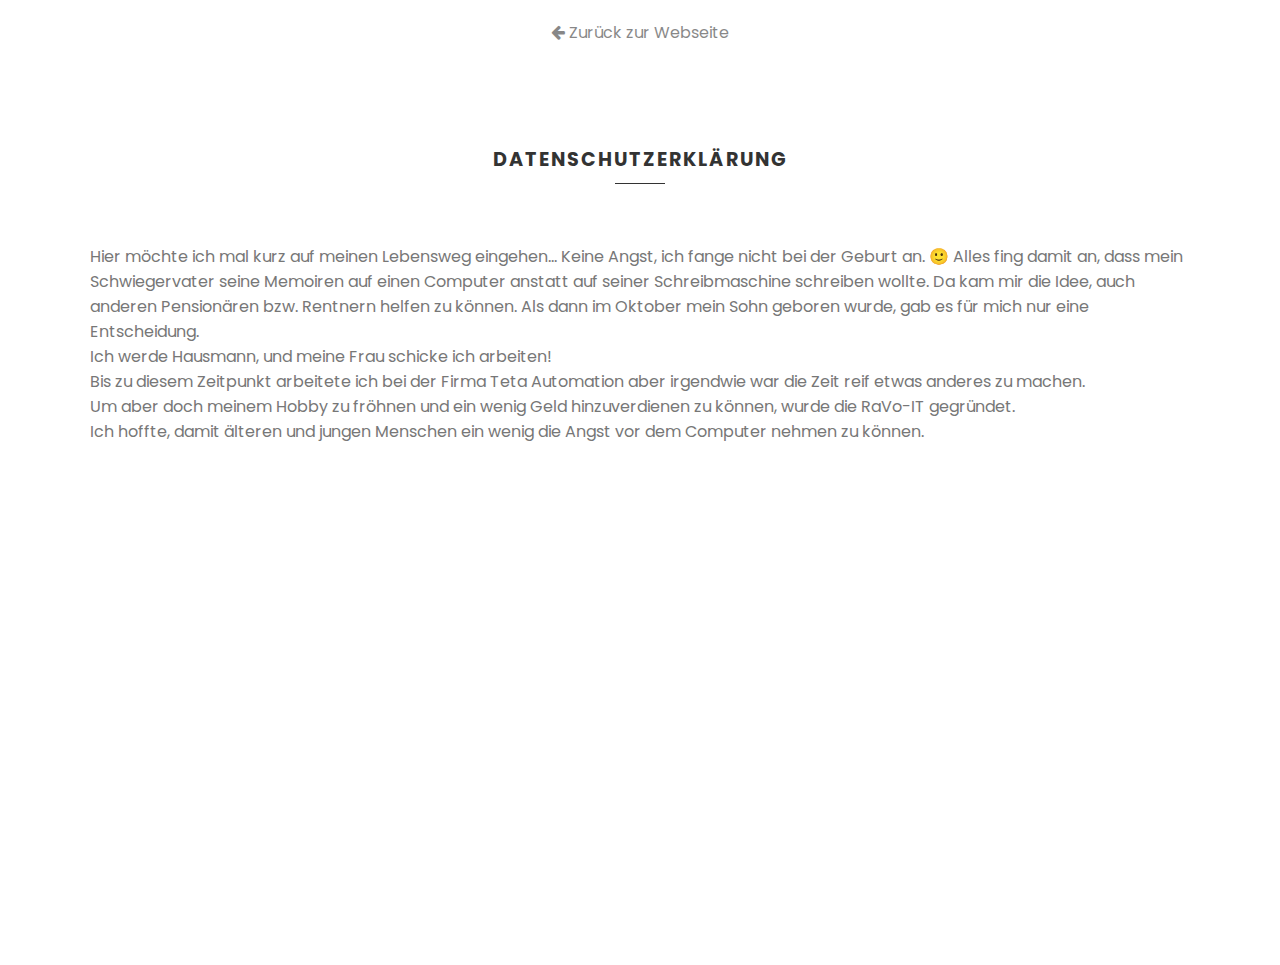
<file: Datenschutz/datenschutz.html>
<!DOCTYPE html>
<html lang="en">
  <head>
    <meta charset="UTF-8" />
    <meta http-equiv="X-UA-Compatible" content="IE=edge" />
    <meta name="viewport" content="width=device-width, initial-scale=1.0" />
    <title>Datenschutz</title>
    <link
      rel="stylesheet"
      href="https://cdnjs.cloudflare.com/ajax/libs/font-awesome/4.7.0/css/font-awesome.css"
      integrity="sha512-5A8nwdMOWrSz20fDsjczgUidUBR8liPYU+WymTZP1lmY9G6Oc7HlZv156XqnsgNUzTyMefFTcsFH/tnJE/+xBg=="
      crossorigin="anonymous"
      referrerpolicy="no-referrer"
    />
    <link rel="stylesheet" type="text/css" href="datenschutz.css" />
    <link rel="stylesheet" type="text/css" href="../style2.css" />
  </head>
  <body>
    <a href="../index2.html" class="mainWebsite">
      <i class="fa fa-arrow-left" aria-hidden="true"></i> Zurück zur Webseite</a
    >
    <section class="about adjust" id="about">
      <div class="title">
        <h2>Datenschutzerklärung</h2>
      </div>
      <div class="content">
        <div class="datenschutz">
          <p>
            Hier möchte ich mal kurz auf meinen Lebensweg eingehen… Keine Angst,
            ich fange nicht bei der Geburt an. 🙂 Alles fing damit an, dass mein
            Schwiegervater seine Memoiren auf einen Computer anstatt auf seiner
            Schreibmaschine schreiben wollte. Da kam mir die Idee, auch anderen
            Pensionären bzw. Rentnern helfen zu können. Als dann im Oktober mein
            Sohn geboren wurde, gab es für mich nur eine Entscheidung.<br />
            Ich werde Hausmann, und meine Frau schicke ich arbeiten!<br />
            Bis zu diesem Zeitpunkt arbeitete ich bei der Firma Teta Automation
            aber irgendwie war die Zeit reif etwas anderes zu machen.<br />
            Um aber doch meinem Hobby zu fröhnen und ein wenig Geld
            hinzuverdienen zu können, wurde die RaVo-IT gegründet.<br />
            Ich hoffte, damit älteren und jungen Menschen ein wenig die Angst
            vor dem Computer nehmen zu können.
          </p>
        </div>
      </div>
    </section>
  </body>
</html>
</file>
<file: style.css>
@import url("https://fonts.googleapis.com/css?family=Poppins:200,300,400,500,600,700,800,900&display=swap");
* {
  margin: 0;
  padding: 0;
  box-sizing: border-box;
  font-family: "Poppins", sans-serif;
}
body {
  overflow-x: hidden;
}
.navigation {
  position: fixed;
  top: 0;
  left: -100%;
  width: 100%;
  height: 100vh;
  display: flex;
  background: #333;
  justify-content: center;
  align-items: center;
  transition: 1s;
}

.navigation.active {
  left: 0;
}
.banner {
  position: relative;
  width: 50%;
  height: 100%;
}
.cover {
  position: absolute;
  top: 0;
  left: 0;
  width: 100%;
  height: 100%;
  object-fit: cover;
}
.navlink {
  position: relative;
  width: 50%;
  height: 100%;
  display: flex;
  align-items: center;
}
.navlink ul {
  position: relative;
  width: 100%;
}
.navlink ul li {
  position: relative;
  list-style: none;
}
.navlink ul li a {
  position: relative;
  color: #fff;
  font-size: 2em;
  font-weight: 500;
  text-decoration: none;
  margin: 5px 0;
  margin-left: 100px;
  display: inline-block;
  letter-spacing: 1px;
  text-transform: uppercase;
}
.navlink ul li a:hover {
  color: #2196f3;
}

.sec {
  position: relative;
  left: 0;
  width: 100%;
  min-height: 100vh;
  padding: 100px;
  display: flex;
  justify-content: space-between;
  align-items: center;
  transition: 1s;
}
.sec.active {
  left: 100%;
}
header {
  position: absolute;
  top: 0;
  left: 0;
  width: 100%;
  padding: 40px 100px;
  display: flex;
  justify-content: space-between;
  align-items: center;
  transition: 0.5s;
}
.toggle {
  position: relative;
  left: 0;
  width: 40px;
  height: 40px;
  display: flex;
  justify-content: center;
  align-items: center;
  cursor: pointer;
  transition: 0.5s;
}
.toggle.active {
  left: -200px;
}
.toggle::before {
  content: "";
  position: absolute;
  width: 30px;
  height: 3px;
  background: #777;
  transform: translateY(-6px);
  transition: 0.5s;
}
.toggle::after {
  content: "";
  position: absolute;
  width: 30px;
  height: 3px;
  background: #777;
  transform: translateY(6px);
  transition: 0.5s;
}
.toggle.active::before {
  transform: translateY(0px) rotate(45deg);
  background: #fff;
}
.toggle.active::after {
  transform: translateY(0px) rotate(-45deg);
  background: #fff;
}
.btn {
  position: relative;
  display: inline-block;
  padding: 10px 20px;
  text-decoration: none;
  background: #ff1455;
  color: #fff;
  font-weight: 500;
  border-radius: 4px;
  letter-spacing: 1px;
}
.sec .imgBx {
  position: relative;
  min-width: 500px;
  height: 500px;
  border-radius: 50%;
  overflow: hidden;
}
.sec .content {
  max-width: 700px;
  margin-left: 40px;
}
.sec .content h2 {
  font-weight: 500;
  letter-spacing: 1px;
  color: #777;
  line-height: 2.5em;
}
.sec .content h2 span {
  font-weight: 700;
  color: #2196f3;
  font-size: 3em;
}
.sec .content p {
  color: #777;
  font-size: 1.2em;
  margin-bottom: 20px;
}
.sec .content .btn {
  background: #2196f3;
}
footer {
  position: absolute;
  bottom: 0;
  left: 0;
  padding: 20px 100px;
  width: 100%;
  display: flex;
  justify-content: space-between;
  align-items: center;
}
.sci {
  position: relative;
  display: flex;
  align-items: center;
}
.sci li {
  list-style: none;
}
.sci li a {
  position: relative;
  margin-right: 20px;
  display: inline-block;
  transform: scale(0.75);
  opacity: 0.8;
}
.copyrightText {
  font-weight: 500;
  color: #777;
  letter-spacing: 1px;
}

/* Now, make it responsive */

@media (max-width: 991px) {
  .sec {
    padding: 40px;
    flex-direction: column;
    justify-content: center;
  }
  header,
  footer {
    padding: 20px 40px;
  }
  .sec .imgBx {
    width: 300px;
    min-width: 300px;
    height: 300px;
    margin-top: 100px;
  }
  .sec .content {
    margin-bottom: 100px;
    margin-left: 0;
    max-width: 100%;
  }
  footer {
    flex-direction: column;
    align-items: flex-start;
  }
  .sec .content h2 span {
    font-size: 2em;
  }
  .banner {
    display: none;
  }
  .navlink {
    width: 100%;
  }
  .toggle .active {
    left: -120px;
  }
  .navlink ul li a {
    font-size: 1.5em;
    margin-left: 50px;
  }
}
</file>
<file: gridVorlage/style.css>
body {
  min-height: 100vh;
  display: grid;
  grid-gap: 1em;
  grid:
    "header" auto
    "nav" auto
    "main" 1fr
    "footer" auto
    "div" auto
    / 1fr;
}

@media (min-width: 40em) {
  body {
    grid:
      "header header" auto
      "nav main" 1fr
      "nav footer" auto
      "nav div" auto
      / 12em 1fr;
  }
}

header {
  grid-area: header;
}
nav {
  grid-area: nav;
}
main {
  grid-area: main;
}
footer {
  grid-area: footer;
}
div {
  grid-area: div;
}

/*  show  */
body {
  /* background: var(--dark-purple); */
  background: rgb(136, 18, 136);
}

header,
nav,
main,
footer,
div {
  /* background: var(--background); */
  background: #f8f8f8;
  padding: 1em;
}

h1 {
  font-family: var(--zilla);
}
</file>
<file: footer.css>
@import url("https://fonts.googleapis.com/css?family=Poppins:200,300,400,500,600,700,800,900&display=swap");
* {
  margin: 0;
  padding: 0;
  box-sizing: border-box;
  font-family: "Poppins", sans-serif;
}
body {
  display: grid;
  justify-content: end;
  align-content: end;
  min-height: 100vh;
}
footer {
  position: relative;
  width: 100%;
  height: auto;
  padding: 50px 100px;
  background: #3044a5;
}
footer .container {
  width: 100%;
  display: grid;
  grid-template-columns: 2fr 1fr 1fr 1fr;
  grid-gap: 20px;
}
footer .container .sec h2 {
  position: relative;
  color: #fff;
  font-weight: 500;
  margin-bottom: 15px;
}
footer .container .sec h2::before {
  content: "";
  position: absolute;
  bottom: -5px;
  left: 0;
  width: 50px;
  height: 2px;
  background: #ffeb3b;
}
footer .container .sec p {
  color: #fff;
}
.sci {
  margin-top: 20px;
  display: grid;
  grid-template-columns: repeat(4, 50px);
  grid-gap: 10px;
}
.sci li {
  list-style: none;
}
.sci li a {
  display: inline-block;
  width: 48px;
  height: 48px;
  background: #3e56cb;
  display: grid;
  align-content: center;
  justify-content: center;
  text-decoration: none;
  border-radius: 4px;
}
.sci li a:hover {
  background: #6380fe;
}
.sci li a .fa {
  color: #fff;
  font-size: 20px;
}
.quickLinks {
  position: relative;
}
.quickLinks li {
  list-style: none;
}
.quickLinks li a {
  color: #f7f7f7;
  text-decoration: none;
  margin-bottom: 10px;
  display: inline-block;
}
.quickLinks li a:hover {
  color: #ffeb3b;
}
.info {
  position: relative;
}
.info li {
  display: inline-block;
  display: grid;
  grid-template-columns: 30px 1fr;
  margin-bottom: 16px;
}
.info li span:nth-child(1) {
  color: #fff;
  font-size: 20px;
}
.info li span {
  color: #fff;
}
.info a {
  color: #f7f7f7;
  text-decoration: none;
}
.info a:hover {
  color: #ffeb3b;
}
.copyrightText {
  width: 100%;
  background: #1f3389;
  padding: 8px 100px;
  text-align: center;
  color: #fff;
}
</file>
<file: style2.css>
@import url("https://fonts.googleapis.com/css?family=Poppins:200,300,400,500,600,700,800,900&display=swap");
* {
  margin: 0;
  padding: 0;
  box-sizing: border-box;
  font-family: "Poppins", sans-serif;
  scroll-behavior: smooth;
}
:root {
  --black: #333;
  --black2: #333;
  --white: #fff;
  --white2: #fff;
}
.dark {
  --black: #fff;
  --black2: #444;
  --white: #333;
  --white2: #444;
}
body {
  overflow-x: hidden;
}
.container {
  position: relative;
  width: 100%;
}
.navigation {
  position: fixed;
  width: 300px;
  height: 100%;
  border-right: 1px solid rgba(0, 0, 0, 0.05);
  background: var(--white2);
  display: flex;
  justify-content: center;
  align-items: center;
  overflow: hidden;
  transition: width 0.5s, left 0.5s;
}
.dark .navigation {
  border-right: 1px solid rgba(0, 0, 0, 0.5);
}
.navigation.active {
  width: 0;
}
.navigation ul {
  position: relative;
  top: 0;
  left: 0;
  width: 100%;
  padding: 20px 40px;
}
.navigation ul li {
  position: relative;
  width: 100%;
  list-style: none;
}
.navigation ul li a {
  position: relative;
  display: block;
  width: 100%;
  margin: 10px 0;
  white-space: normal;
  display: flex;
  text-transform: uppercase;
  text-decoration: none;
  color: var(--black);
  font-weight: 500;
  letter-spacing: 2px;
  opacity: 0.5;
}
.navigation ul li a:hover {
  opacity: 1;
}
.main {
  position: absolute;
  width: calc(100% - 300px);
  left: 300px;
  background: var(--white);
  min-height: 100vh;
  transition: width 0.5s, left 0.5s;
}
.main.active {
  width: calc(100% - 0px);
  left: 0px;
}
.main .topbar {
  position: fixed;
  top: 0;
  width: calc(100% - 300px);
  left: 300px;
  background: var(--white2);
  border-bottom: 1px solid rgba(0, 0, 0, 0.05);
  height: 60px;
  padding: 0 40px;
  display: flex;
  justify-content: space-between;
  align-items: center;
  z-index: 10000;
  transition: width 0.5s, left 0.5s;
}
.dark .main .topbar {
  border-bottom: 1px solid rgba(0, 0, 0, 0.5);
}
.main .topbar.active {
  width: calc(100% - 0px);
  left: 0px;
}
.main .topbar .logo {
  color: var(--black);
  font-weight: 700;
  text-decoration: none;
  font-size: 1.4em;
  text-transform: uppercase;
  letter-spacing: 1px;
}
.main .topbar .toggle {
  position: relative;
  width: 60px;
  height: 60px;
  cursor: pointer;
  display: flex;
  justify-content: center;
  align-items: center;
  font-size: 24px;
  color: var(--black);
}
section {
  position: relative;
  min-height: 100vh;
}
.banner {
  display: flex;
  justify-content: center;
  align-items: center;
  padding: 0 20px;
}
.banner .content {
  display: flex;
  flex-direction: column;
  align-items: center;
  justify-content: center;
}
.banner .imgBx {
  position: relative;
  width: 300px;
  height: 300px;
  overflow: hidden;
  border-radius: 50%;
  margin-bottom: 20px;
}
.banner .imgBx img {
  position: absolute;
  top: 0;
  left: 0;
  width: 100%;
  height: 100%;
  object-fit: cover;
}
/* .dark .banner .imgBx img {
  filter: grayscale(100%);
} */
h3 {
  position: relative;
  font-size: 1.4em;
  color: var(--black);
  letter-spacing: 2px;
  text-transform: uppercase;
  position: center;
}
p {
  color: #777;
}
.dark p {
  color: var(--black);
}
.btn {
  position: relative;
  display: inline-block;
  padding: 10px 30px;
  background: var(--black2);
  color: #fff;
  font-weight: 400;
  letter-spacing: 1px;
  margin-top: 10px;
  text-decoration: none;
}
.dark .btn:hover {
  background: #2196f3;
}
.socialMedia {
  position: absolute;
  bottom: 20px;
  display: flex;
}
.socialMedia li {
  list-style: none;
}
.socialMedia li a {
  display: inline-block;
  width: 40px;
  height: 40px;
  background: rgba(0, 0, 0, 0.05);
  margin: 5px;
  display: flex;
  justify-content: center;
  align-items: center;
  text-decoration: none;
  color: var(--black);
  font-size: 1.2em;
}
.dark .socialMedia li a:hover {
  background: #2196f3;
}
.socialMedia li a:hover {
  background: var(--black2);
  color: #fff;
}
.adjust {
  position: relative;
  min-height: 100vh;
  width: 100%;
  padding: 0 40px;
  padding-top: 80px;
  background: var(--white);
  color: var(--black);
  display: inline-block;
}
.title {
  width: 100%;
  text-align: center;
  display: flex;
  justify-content: center;
  align-items: center;
  flex-direction: column;
}
.title h2 {
  position: relative;
  text-transform: uppercase;
  letter-spacing: 2px;
  font-size: 1.2em;
  margin-bottom: 30px;
}
.title h2::before {
  content: "";
  position: absolute;
  left: 50%;
  transform: translateX(-50%);
  bottom: -10px;
  width: 50px;
  height: 1px;
  background: var(--black);
}
.about .content {
  display: flex;
  justify-content: space-between;
  margin-top: 40px;
}
.about .content .textBox {
  width: 49%;
  min-width: 49%;
}
.about .content .imgBx {
  margin-left: 40px;
}
.about .content .imgBx img {
  max-width: 100%;
}
.services .content {
  display: grid;
  grid-template-columns: repeat(3, 1fr);
  grid-gap: 20px;
  margin: 40px 0;
}
.services .content .serviceBox {
  border: 1px solid rgba(0, 0, 0, 0.05);
  padding: 50px 20px;
  display: flex;
  background: var(--white2);
  justify-content: center;
  align-items: center;
  flex-direction: column;
}
.dark .services .content .serviceBox:hover {
  background: #2196f3;
}
.services .content .serviceBox img {
  max-width: 50px;
}
.dark .services .content .serviceBox img {
  filter: invert(1);
}
.services .content .serviceBox h2 {
  font-size: 1.1em;
  margin-top: 20px;
  margin-bottom: 10px;
  font-weight: 600;
  color: var(--black);
  text-align: center;
  letter-spacing: 2px;
  text-transform: uppercase;
}
.services .content .serviceBox p {
  text-align: center;
}
.project .content {
  display: grid;
  grid-template-columns: repeat(3, 1fr);
  grid-gap: 20px;
  margin: 40px 0;
}
.project .content .workBx {
  position: relative;
  width: 100%;
  height: 300px;
  overflow: hidden;
}
.project .content .workBx .imgBx {
  width: 100%;
  height: 100%;
  transform: translateY(0);
  transition: 0.5s ease-in-out;
}
/* .dark .project .content .workBx .imgBx {
  filter: grayscale(75%);
} */
/* .project .content .workBx .imgBx .projectImg01 {
  filter: grayscale(75%);
} */
.project .content .workBx:hover .imgBx {
  transform: translateY(-100%);
}
.project .content .workBx .imgBx img {
  position: absolute;
  top: 0;
  left: 0;
  width: 100%;
  height: 100%;
  object-fit: cover;
}
.project .content .workBx .textBx {
  position: absolute;
  top: 0;
  left: 0;
  width: 100%;
  height: 100%;
  background: var(--black);
  display: flex;
  justify-content: center;
  align-items: center;
  transform: translateY(100%);
  transition: 0.5s ease-in-out;
}
.dark .project .content .workBx .textBx {
  background: #444;
}
.project .content .workBx:hover .textBx {
  transform: translateY(0);
}
.project .content .workBx .textBx h3 {
  color: #fff;
  font-size: 1em;
  font-weight: 300;
  text-align: center;
  text-transform: unset;
}
/* .project .content .workBx .textBx p {
  color: #fff;
  font-size: 0.5em;
  justify-content: center;
  align-items: center;
  text-align: center;
  margin-top: 30px;
} */
.testimoniels .content {
  display: grid;
  grid-template-columns: repeat(2, 1fr);
  grid-gap: 20px;
  margin: 40px 0;
}
.testimoniels .content .testimonielsBox {
  background: var(--white2);
  border: 1px solid rgba(0, 0, 0, 0.05);
  box-shadow: 0 5px 15px rgba(0, 0, 0, 0.05);
  padding: 20px;
}
.dark .testimoniels .content .testimonielsBox:hover {
  background: #2196f3;
}
.testimoniels .content .testimonielsBox .imgBx {
  position: relative;
  width: 80px;
  height: 80px;
  margin-bottom: 10px;
}
.testimoniels .content .testimonielsBox .imgBx img {
  position: absolute;
  top: 0;
  left: 0;
  width: 100%;
  height: 100%;
  object-fit: cover;
}
.dark .testimoniels .content .testimonielsBox .imgBx img {
  filter: grayscale(75%);
}
.testimoniels .content .testimonielsBox p {
  font-style: italic;
}
.testimoniels .content .testimonielsBox h4 {
  text-align: right;
  margin-top: 20px;
  text-transform: uppercase;
  letter-spacing: 2px;
  font-size: 1em;
  color: var(--black);
  line-height: 1.2em;
  font-weight: 600;
  border-right: 4px solid var(--black);
  padding-right: 10px;
}
.testimoniels .content .testimonielsBox h4 span {
  text-transform: initial;
  color: #aaa;
  letter-spacing: 1px;
  font-weight: 300;
  font-size: 0.7em;
}
.contact {
  display: flex;
  flex-direction: column;
  justify-content: flex-start;
  align-items: center;
}
.contact .contactForm {
  position: relative;
  width: 100%;
  max-width: 700px;
  margin-top: 20px;
}
.contact .contactForm .row {
  width: 100%;
  display: grid;
  grid-template-columns: repeat(2, 1fr);
  grid-gap: 20px;
  margin-top: 20px;
}
.contact .contactForm .row2 {
  width: 100%;

  display: flex;
  justify-content: center;
  align-items: center;
  margin-top: 20px;
}
.contact .contactForm .row input,
.contact .contactForm .row2 textarea {
  width: 100%;
  padding: 10px;
  border: none;
  outline: none;
  color: var(--black);
  background: var(--white2);
  font-size: 16px;
  border: 1px solid rgba(0, 0, 0, 0.1);
}
.contact .contactForm .row2 textarea {
  resize: none;
  height: 200px;
}
.contact .contactForm .row2 input[type="submit"] {
  background: var(--black2);
  color: #fff;
  padding: 10px 30px;
  display: inline-block;
  font-weight: 500;
  letter-spacing: 2px;
  cursor: pointer;
  font-size: 16px;
  text-transform: uppercase;
  max-width: 150px;
  border: none;
}
.dark .contact .contactForm .row2 input[type="submit"]:hover {
  background: #2196f3;
}
.copyright {
  position: relative;
  bottom: 0;
  padding: 10px 40px;
  text-align: center;
}

/* Dark and Light Mode Switch */
.themeSwitch {
  position: absolute;
  bottom: 20px;
  left: 40px;
  width: 30px;
  height: 30px;
  background: var(--black);
  color: var(--white);
  cursor: pointer;
  border-radius: 50%;
  display: flex;
  justify-content: center;
  align-items: center;
}
.themeSwitch::before {
  content: "\f186";
  font-family: fontAwesome;
}
.dark .themeSwitch::before {
  content: "\f185";
  font-family: fontAwesome;
}

.themeSwitch::after {
  content: "Wechsle zum Dark Mode";
  position: absolute;
  left: 40px;
  font-size: 0.7em;
  color: var(--black);
  white-space: nowrap;
  font-weight: 300;
  letter-spacing: 1px;
  pointer-events: none;
}
.dark .themeSwitch::after {
  content: "Wechsle zum Light Mode";
}

/* Mach es Responsive */
@media (max-width: 992px) {
  .themeSwitch {
    left: 20px;
  }
  .navigation {
    left: -100%;
  }
  .navigation.active {
    left: 0;
    width: 100%;
  }
  .main {
    width: 100%;
    left: 0;
  }
  .main.active {
    left: 100%;
  }
  .main .topbar {
    width: 100%;
    left: 0;
    padding: 0 20px;
  }
  .navigation ul {
    padding: 20px 20px;
  }
  .banner .imgBx {
    width: 250px;
    height: 250px;
  }
  .banner h1,
  .banner p {
    text-align: center;
  }
  .adjust {
    padding: 0 20px;
    padding-top: 80px;
  }
  .about .content {
    flex-direction: column;
  }
  .about .content .textBox {
    width: 100%;
    min-width: 100%;
  }
  .about .content .imgBx {
    margin-left: 0;
    margin-top: 20px;
  }
  .services .content {
    grid-template-columns: repeat(2, 1fr);
  }
  .project .content {
    grid-template-columns: repeat(2, 1fr);
  }
}
@media (max-width: 767px) {
  .services .content {
    grid-template-columns: repeat(1, 1fr);
  }
  .project .content {
    grid-template-columns: repeat(1, 1fr);
  }
  .testimoniels .content {
    grid-template-columns: repeat(1, 1fr);
  }
  .contact .contactForm .row {
    grid-template-columns: repeat(1, 1fr);
  }
  .contact {
    margin-bottom: 100px;
  }
  .copyright {
    padding: 10px 20px;
  }
}
</file>
<file: lebenslauf.css>
@import url("https://fonts.googleapis.com/css?family=Poppins:200,300,400,500,600,700,800,900&display=swap");

* {
  margin: 0;
  padding: 0;
  box-sizing: border-box;
  font-family: "Poppins", sans-serif;
}
body {
  background: #f5f5f5;
  /* background: lightblue; */
  display: flex;
  justify-content: center;
  align-items: center;
  flex-direction: column;
  min-height: 100vh;
}
.mainWebsite {
  margin: 20px 0;
  color: #111;
  text-decoration: none;
}
.container {
  position: relative;
  width: 100%;
  max-width: 1000px;
  min-height: 1000px;
  background: #fff;
  margin: 50px;
  display: grid;
  grid-template-columns: 1fr 2fr;
  box-shadow: 0 35px 55px rgba(0, 0, 0, 1);
}
.container .leftSide {
  position: relative;
  background: #003147;
  padding: 40px;
}
.profileText {
  position: relative;
  display: flex;
  flex-direction: column;
  align-items: center;
  padding-bottom: 20px;
  border-bottom: 1px solid rgb(255, 255, 255, 0.2);
}
.profileText .imgBx {
  position: relative;
  width: 200px;
  height: 200px;
  border-radius: 50%;
  overflow: hidden;
}
.profileText .imgBx img {
  position: absolute;
  top: 0;
  left: 0;
  width: 100%;
  height: 100%;
  object-fit: cover;
}
.profileText h2 {
  color: #fff;
  font-size: 1.5em;
  margin-top: 20px;
  text-transform: uppercase;
  text-align: center;
  font-weight: 600;
  line-height: 1.4em;
  word-spacing: 0.1em;
}
.profileText h2 span {
  font-size: 0.8em;
  font-weight: 300;
}
.contactInfo {
  padding-top: 40px;
}
.title {
  color: #fff;
  text-transform: uppercase;
  font-weight: 600;
  letter-spacing: 1px;
  margin-bottom: 20px;
}
.contactInfo ul {
  position: relative;
}
.contactInfo ul li {
  position: relative;
  list-style: none;
  margin: 10px 0;
  cursor: pointer;
}
.contactInfo ul li .icon {
  display: inline-block;
  width: 30px;
  font-size: 18px;
  color: #03a9f4;
}
.contactInfo ul li span {
  color: #fff;
  font-weight: 300;
}
.contactInfo.education li {
  margin-bottom: 15px;
}
.contactInfo.education h5 {
  color: #03a9f4;
  font-weight: 500;
}
.contactInfo.education h4:nth-child(2) {
  color: #fff;
  font-weight: 500;
}
.contactInfo.education h4 {
  color: #fff;
  font-weight: 300;
}
.contactInfo.language .percent {
  position: relative;
  width: 100%;
  height: 6px;
  background: #081921;
  display: block;
  margin-top: 5px;
}
.contactInfo.language .percent div {
  position: absolute;
  top: 0;
  left: 0;
  height: 100%;
  background: #03a9f4;
}

.container .rightSide {
  position: relative;
  background: #fff;
  padding: 40px;
}
.about {
  margin-bottom: 50px;
}
.about:last-child {
  margin-bottom: 0;
}
.title2 {
  color: #003147;
  text-transform: uppercase;
  letter-spacing: 1px;
  margin-bottom: 10px;
}
p {
  color: #333;
}
.about .box {
  display: flex;
  flex-direction: row;
  margin: 20px 0;
}
.about .box .yearCompany {
  min-width: 150px;
}
.about .box .yearCompany h5 {
  text-transform: uppercase;
  color: #848c90;
  font-weight: 600;
}
.about .box .text h4 {
  text-transform: uppercase;
  color: #2a7da2;
  font-size: 16px;
}
.skills .box {
  position: relative;
  width: 100%;
  display: grid;
  grid-template-columns: 150px 1fr;
  justify-content: center;
  align-items: center;
}
.skills .box h4 {
  text-transform: uppercase;
  color: #848c99;
  font-weight: 500;
}
.skills .box .percent {
  position: relative;
  width: 100%;
  height: 10px;
  background: #f0f0f0;
}
.skills .box .percent div {
  position: absolute;
  top: 0;
  left: 0;
  height: 100%;
  background: #03a9f4;
}
.interest ul {
  display: grid;
  grid-template-columns: repeat(4, 1fr);
}
.interest ul li {
  list-style: none;
  color: #333;
  font-weight: 500;
  margin: 10px 0;
}
.interest ul li .fa {
  color: #03a9f4;
  font-size: 18px;
  width: 20px;
}
@media (max-width: 1000px) {
  .container {
    margin: 10px;
    grid-template-columns: repeat(1, 1fr);
  }
  .interest ul {
    grid-template-columns: repeat(2, 1fr);
  }
}
@media (max-width: 600px) {
  .about .box {
    flex-direction: column;
  }
  .about .box .yearCompany {
    margin-bottom: 5px;
  }
  .interest ul {
    grid-template-columns: repeat(1, 1fr);
  }
  .skills .box {
    grid-template-columns: repeat(1, 1fr);
  }
}
</file>
<file: Beitrag/beitrag.css>
* {
  margin: 0;
  padding: 0;
  box-sizing: border-box;
  font-family: "Poppins", sans-serif;
}
body {
  /* background: #f5f5f5; */
  /* background: lightblue; */
  display: flex;
  justify-content: center;
  align-items: center;
  flex-direction: column;
  min-height: 100vh;
}

.about .content .textBox {
  width: 49%;
  min-width: 49%;
}
.about .content .imgBx {
  margin-left: 40px;
}
.about .content .imgBx img {
  max-width: 100%;
}
.services .content {
  display: grid;
  grid-template-columns: repeat(3, 1fr);
  grid-gap: 20px;
  margin: 40px 0;
}
.services .content .serviceBox {
  border: 1px solid rgba(0, 0, 0, 0.05);
  padding: 50px 20px;
  display: flex;
  background: var(--white2);
  justify-content: center;
  align-items: center;
  flex-direction: column;
}
.mainWebsite {
  margin: 20px 0;
  color: #111;
  text-decoration: none;
  opacity: 0.5;
  /* font-weight: 300;
  font-size: 1em; */
}
.mainWebsite:hover {
  opacity: 1;
}
.content .datenschutz {
  width: 100%;
  margin-left: 50px;
  margin-right: 50px;
}
</file>
<file: Datenschutz/datenschutz.css>
* {
  margin: 0;
  padding: 0;
  box-sizing: border-box;
  font-family: "Poppins", sans-serif;
}
body {
  /* background: #f5f5f5; */
  /* background: lightblue; */
  display: flex;
  justify-content: center;
  align-items: center;
  flex-direction: column;
  min-height: 100vh;
}
.mainWebsite {
  margin: 20px 0;
  color: #111;
  text-decoration: none;
  opacity: 0.5;
  /* font-weight: 300;
  font-size: 1em; */
}
.mainWebsite:hover {
  opacity: 1;
}
.content .datenschutz {
  width: 100%;
  margin-left: 50px;
  margin-right: 50px;
}
</file>
